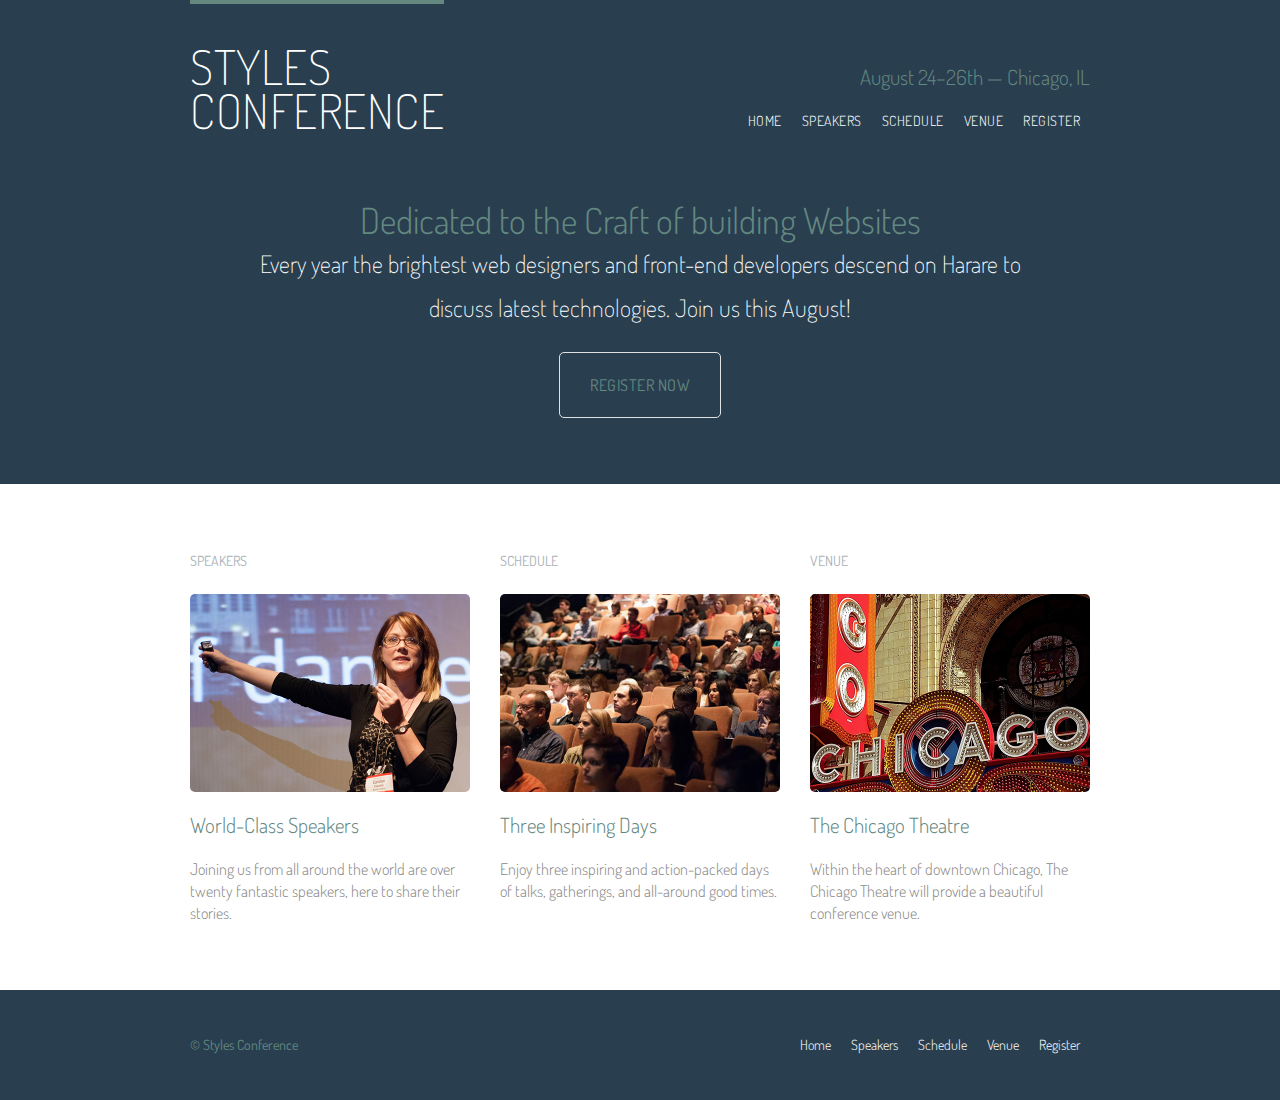
<file: index.html>
<!DOCTYPE html>
<html lang="en">
<head>
	<meta charset="UTF-8">
	<link rel="stylesheet" href="assets/stylesheets/main.css">
	<link rel="stylesheet" href="https://fonts.googleapis.com/css?family=Dosis:300,400">
	<title>Styles Conference</title>
</head>
<body>
	<header class="primary-header container group">
		<h1 class="logo">
			<a href="index.html">Styles<br>Conference</a>
		</h1>
		<h3 class="tagline">
			August 24&ndash;26th &mdash; Chicago, IL
		</h3>
		<nav class="nav primary-nav">
			<ul>
				<li><a href="index.html">Home</a></li><!--
			--><li><a href="speakers.html">Speakers</a></li><!--
			--><li><a href="schedule.html">Schedule</a></li><!--
			--><li><a href="venue.html">Venue</a></li><!--
			--><li><a href="register.html">Register</a></li>
		</ul>
		</nav>
	</header>

	<section class="hero container">
		<h2>Dedicated to the Craft of building Websites</h2>
		<p>Every year the brightest web designers and front-end developers descend on Harare to discuss latest technologies. Join us this August!</p>
		<a class="btn btn-alt" href="register.html">Register Now</a>
	</section>
	<!-- Teasers -->

    <section class="row">
    	<div class="grid">

      <!-- Speakers -->

      <section class="teaser col-1-3">
      	 <h5>Speakers</h5>
        <a href="speakers.html">
        	<img src="images/home/speakers.jpg" alt="Professional Speaker">
         
          <h3>World-Class Speakers</h3>
        </a>
        <p>Joining us from all around the world are over twenty fantastic speakers, here to share their stories.</p>
      </section><!--

      Schedule

      --><section class="teaser col-1-3">
      <h5>Schedule</h5>
        <a href="schedule.html">
          <img src="images/home/schedule.jpg" alt="Schedule">
          <h3>Three Inspiring Days</h3>
        </a>
        <p>Enjoy three inspiring and action-packed days of talks, gatherings, and all-around good times.</p>
      </section><!--

      Venue

      --><section class="col-1-3 teaser">
       <h5>Venue</h5>
        <a href="venue.html">
        	<img src="images/home/venue.jpg" alt="Venue">
          <h3>The Chicago Theatre</h3>
        </a>
        <p>Within the heart of downtown Chicago, The Chicago Theatre will provide a beautiful conference venue.</p>
      </section>
		</div>
    </section>

    <!-- Footer -->
	<footer class="primary-footer container group">
		<small>&copy; Styles Conference</small>

		<nav class="nav">
			<ul>
			<li><a href="index.html">Home</a></li><!--
			--><li><a href="speakers.html">Speakers</a></li><!--
			--><li><a href="schedule.html">Schedule</a></li><!--
			--><li><a href="venue.html">Venue</a></li><!--
			--><li><a href="register.html">Register</a>
		</nav>
	</footer>
</body>
</html>
</file>
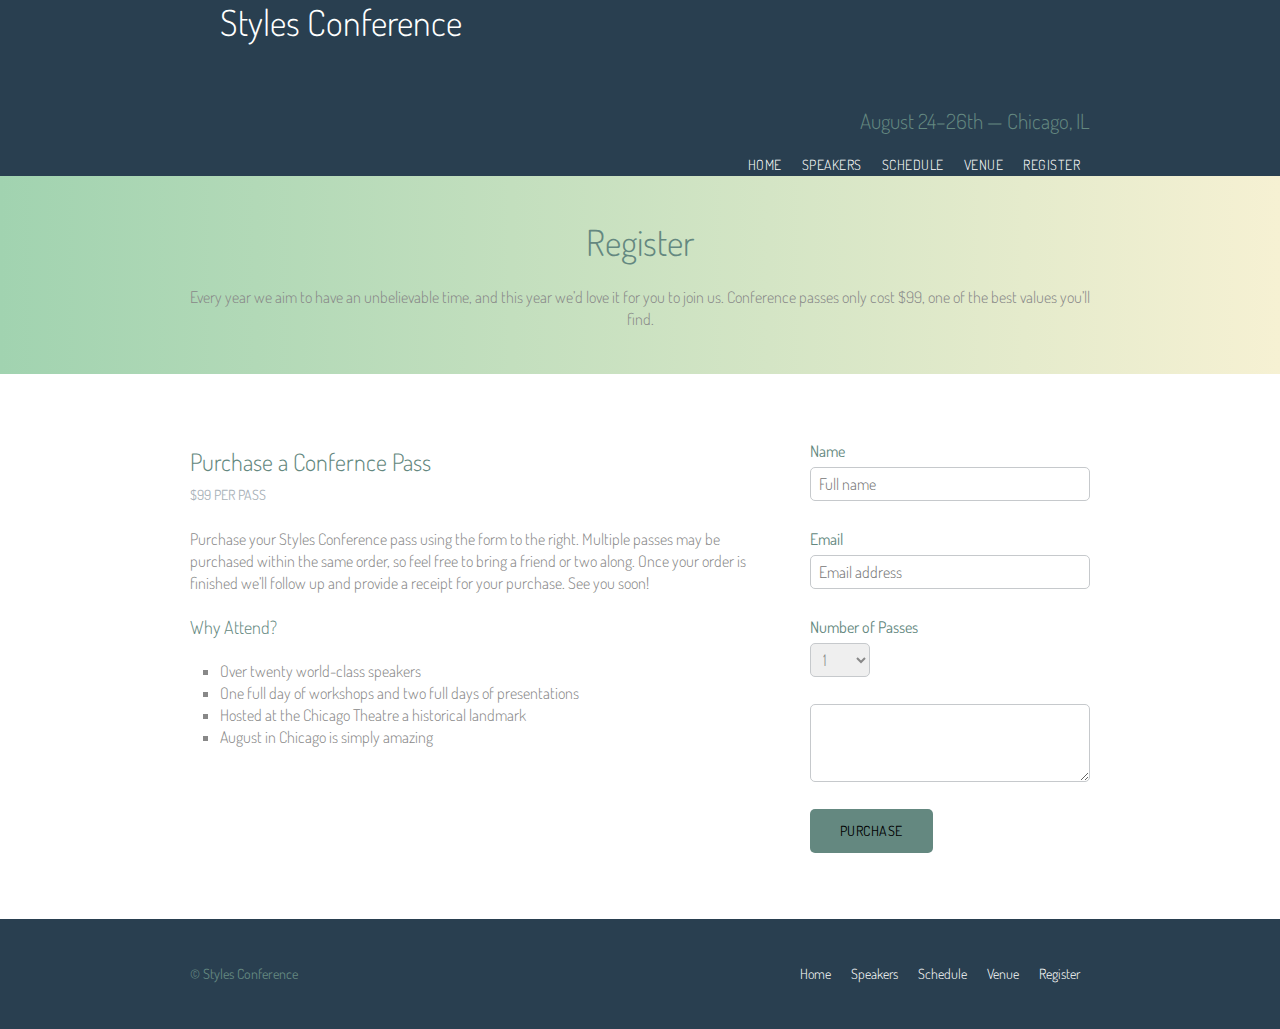
<file: register.html>
<!DOCTYPE html>
<html lang="en">
<head>
	<meta charset="UTF-8">
	<link rel="stylesheet" href="assets/stylesheets/main.css">
	<link rel="stylesheet" href="https://fonts.googleapis.com/css?family=Dosis:300,400">
	<title>Styles Conference</title>
</head>
<body>
	<header class="primary-header container group">
		<section class="container">
		 	<h1>
				<a href="index.html">Styles Conference</a>
			</h1>
		</section>
		<h3 class="tagline">
			August 24&ndash;26th &mdash; Chicago, IL
		</h3>
		
		<nav class="nav primary-nav">
			<ul>
				<li><a href="index.html">Home</a></li><!--
			--><li><a href="speakers.html">Speakers</a></li><!--
			--><li><a href="schedule.html">Schedule</a></li><!--
			--><li><a href="venue.html">Venue</a></li><!--
			--><li><a href="register.html">Register</a></li>
		</ul>
		</nav>
	</header>
		<section class="row-alt">
			<div class="lead container">
				<h1>Register</h1>
				<p>Every year we aim to have an unbelievable time, and this year we’d love it for you to join us. Conference passes only cost $99, one of the best values you’ll find.</p>
			</div>
		</section>
		<section class="row">
			<div class="grid">
				<section class="col-2-3">
					<h2>Purchase a Confernce Pass</h2>
					<h5>$99 per pass</h5>
					<p>Purchase your Styles Conference pass using the form to the right. Multiple passes may be purchased within the same order, so feel free to bring a friend or two along. Once your order is finished we&#8217;ll follow up and provide a receipt for your purchase. See you soon!</p>
										<h4>Why Attend?</h4>
										<ul class="why-attend">
																<li>Over twenty world-class speakers</li>
																<li>One full day of workshops and two full days of presentations</li>
																<li>Hosted at the Chicago Theatre a historical landmark</li>
																<li>August in Chicago is simply amazing</li>
															</ul>					
				</section><!--

				--><form class="col-1-3" action="#" method="post">
				<fieldset class="register-group">
					<label>
						Name
						<input type="text" name="name" placeholder="Full name" required>
					</label>

					<label>
						Email
						<input type="text" name="email" placeholder="Email address" required>
					</label>

					<label for="">
						Number of Passes
						<select name="quatity">
						<option value="1" selected>1</option>
						<option value="2">2</option>
						<option value="3">3</option>
						<option value="4">4</option>
						<option value="5">5</option>
					</select>
				</label>

				<label>
					<textarea name="comments"></textarea>
				</label>
				</fieldset>

				<input class="btn btn-default"type="submit" name="submit" value="Purchase">
					
				</form>
			</div>
		</section>
	
	<footer class="primary-footer container group">
		<small>&copy; Styles Conference</small>

		<nav class="nav">
			<ul>
			<li><a href="index.html">Home</a></li><!--
			--><li><a href="speakers.html">Speakers</a></li><!--
			--><li><a href="schedule.html">Schedule</a></li><!--
			--><li><a href="venue.html">Venue</a></li><!--
			--><li><a href="register.html">Register</a>
		</nav>
	</footer>
</body>
</html>
</file>
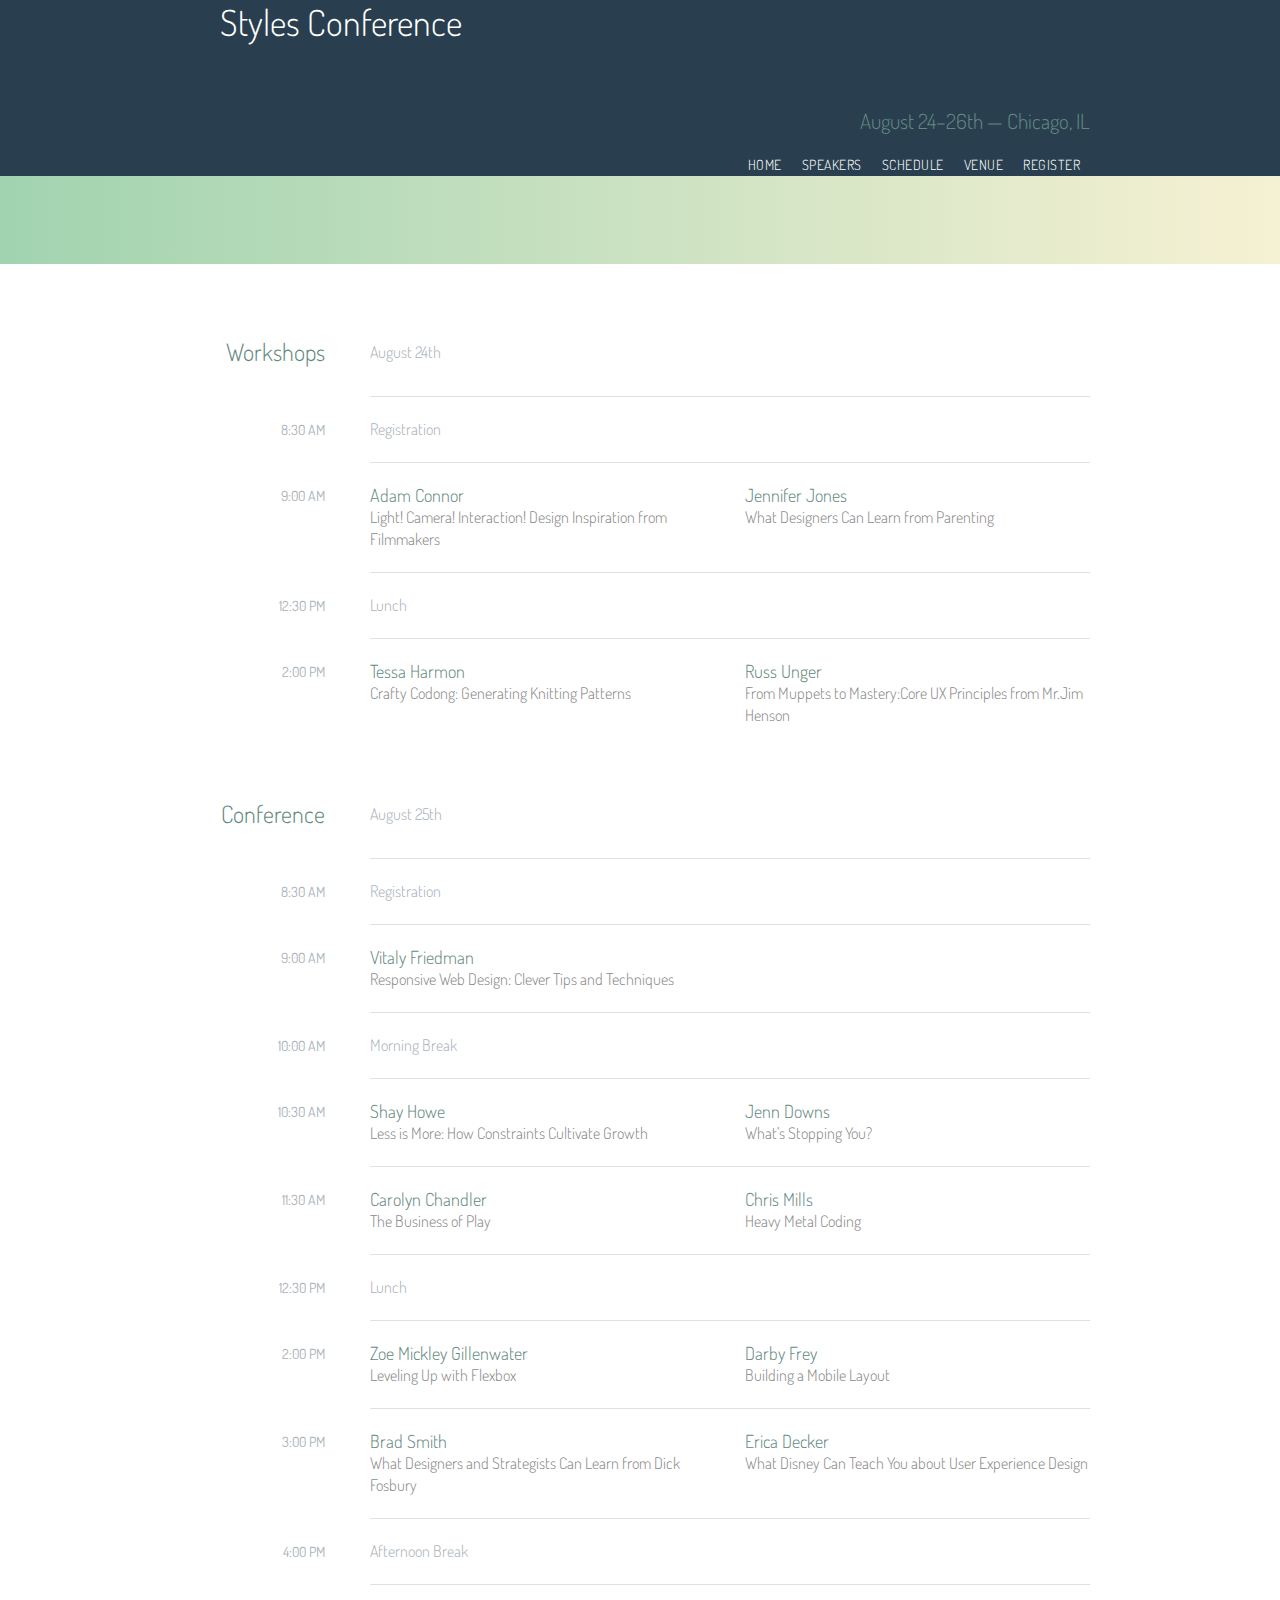
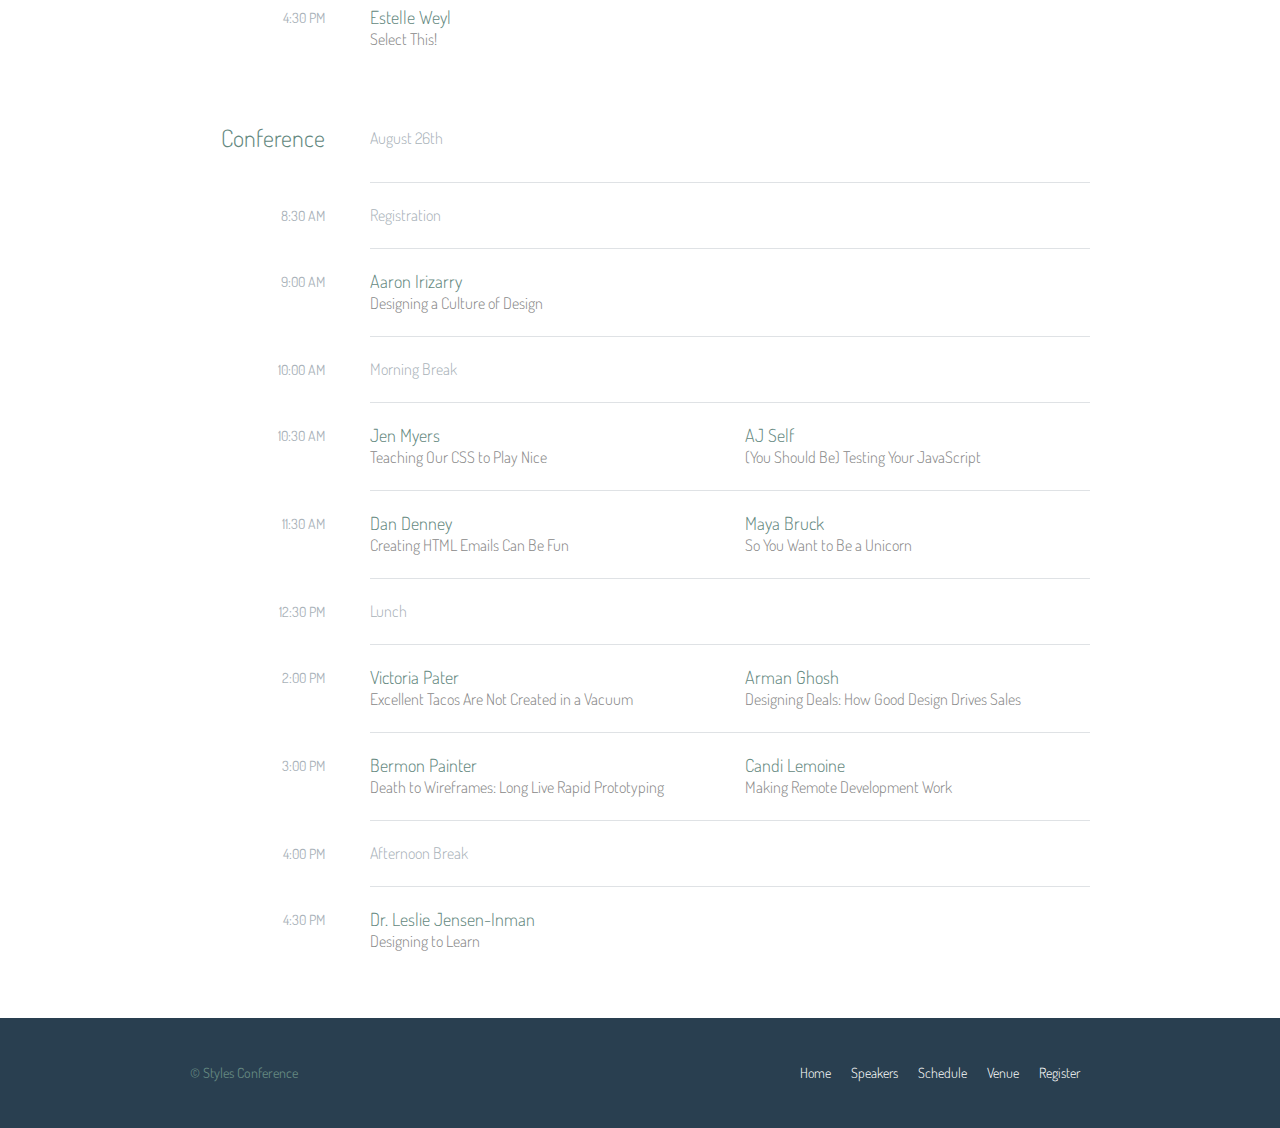
<file: schedule.html>
<!DOCTYPE html>
<html lang="en">
<head>
	<meta charset="UTF-8">
	<link rel="stylesheet" href="assets/stylesheets/main.css">
	<link rel="stylesheet" href="https://fonts.googleapis.com/css?family=Dosis:300,400">
	<title>Styles Conference</title>
</head>
<body>
	<header class="primary-header container group">
		<section class="container">
		<h1>
			<a href="index.html">Styles Conference</a>
		</h1>
	</section>
		<h3 class="tagline">
			August 24&ndash;26th &mdash; Chicago, IL
		</h3>
		
		<nav class="primary-nav nav">
			<ul>
				<li><a href="index.html">Home</a></li><!--
			--><li><a href="speakers.html">Speakers</a></li><!--
			--><li><a href="schedule.html">Schedule</a></li><!--
			--><li><a href="venue.html">Venue</a></li><!--
			--><li><a href="register.html">Register</a></li>
		</ul>
		</nav>
	</header>
	<section class="row-alt">
			<div class="container">
				<h1></h1>
			</div>
		</section>
		<section class="row">
			<div class="container">
				<table>
					<thead><tr>
						<th scope="row">
						Workshops	
						</th>
						<td colspan="2" class="schedule-offset">
							August 24th
						</td>
						</tr>
					</thead>
					<tbody>
						<tr>
							<th scope="row">
								<time datetime="08:30:00">8:30 AM</time>
							</th>
							<td class="schedule-offset" colspan="2">
							Registration
							</td>
						</tr> 
						<tr>
							<th scope="row">
								<time datetime="09:00:00">9:00 AM</time>
							</th>
							<td>
								<a href="speakers.html#adam-connor">
									<h4>Adam Connor</h4>
									Light! Camera! Interaction! Design Inspiration from Filmmakers
								</a>
							</td>
							<td><a href="speakers.html#jennifer-jones">
									<h4>Jennifer Jones</h4>
								What Designers Can Learn from Parenting</a></td>
						</tr>
						<tr>
							<th>
								<time datetime="12:30:00">12:30 PM</time>
							</th>
							<td colspan="2" class="schedule-offset">
								Lunch
							</td>
						</tr>
						<tr>
							<th scope="row">
								<time datetime="14:00">2:00 PM</time>
							</th>
							<td><a href="speakers.html#tessa-harmon">
									<h4>Tessa Harmon</h4>
									Crafty Codong: Generating Knitting Patterns
								</a>
							</td>
							<td><a href="speakers.html#russ-unger">
									<h4>Russ Unger</h4>
								From Muppets to Mastery:Core UX Principles from Mr.Jim Henson</a>
							</td>
						</tr>
					</tbody>
				</table>	
			
				<table>
          <thead>
            <tr>
              <th scope="row">
                Conference
              </th>
              <td class="schedule-offset" colspan="2">
                August 25th
              </td>
            </tr>
          </thead>
          <tbody>
            <tr>
              <th scope="row">
                <time datetime="08:30:00">8:30 AM</time>
              </th>
              <td class="schedule-offset" colspan="2">
                Registration
              </td>
            </tr>
            <tr>
              <th scope="row">
                <time datetime="09:00:00">9:00 AM</time>
              </th>
              <td colspan="2">
                <a href="speakers.html#vitaly-friedman">
                  <h4>Vitaly Friedman</h4>
                  Responsive Web Design: Clever Tips and Techniques
                </a>
              </td>
            </tr>
            <tr>
              <th scope="row">
                <time datetime="10:00:00">10:00 AM</time>
              </th>
              <td class="schedule-offset" colspan="2">
                Morning Break
              </td>
            </tr>
            <tr>
              <th scope="row">
                <time datetime="10:30:00">10:30 AM</time>
              </th>
              <td>
                <a href="speakers.html#shay-howe">
                  <h4>Shay Howe</h4>
                  Less is More: How Constraints Cultivate Growth
                </a>
              </td>
              <td>
                <a href="speakers.html#jenn-downs">
                  <h4>Jenn Downs</h4>
                  What&#8217;s Stopping You?
                </a>
              </td>
            </tr>
            <tr>
              <th scope="row">
                <time datetime="11:30:00">11:30 AM</time>
              </th>
              <td>
                <a href="speakers.html#carolyn-chandler">
                  <h4>Carolyn Chandler</h4>
                  The Business of Play
                </a>
              </td>
              <td>
                <a href="speakers.html#chris-mills">
                  <h4>Chris Mills</h4>
                  Heavy Metal Coding
                </a>
              </td>
            </tr>
            <tr>
              <th scope="row">
                <time datetime="12:30:00">12:30 PM</time>
              </th>
              <td class="schedule-offset" colspan="2">
                Lunch
              </td>
            </tr>
            <tr>
              <th scope="row">
                <time datetime="14:00">2:00 PM</time>
              </th>
              <td>
                <a href="speakers.html#zoe-mickley-gillenwater">
                  <h4>Zoe Mickley Gillenwater</h4>
                  Leveling Up with Flexbox
                </a>
              </td>
              <td>
                <a href="speakers.html#darby-frey">
                  <h4>Darby Frey</h4>
                  Building a Mobile Layout
                </a>
              </td>
            </tr>
            <tr>
              <th scope="row">
                <time datetime="15:00:00">3:00 PM</time>
              </th>
              <td>
                <a href="speakers.html#brad-smith">
                  <h4>Brad Smith</h4>
                  What Designers and Strategists Can Learn from Dick Fosbury
                </a>
              </td>
              <td>
                <a href="speakers.html#erica-decker">
                  <h4>Erica Decker</h4>
                  What Disney Can Teach You about User Experience Design
                </a>
              </td>
            </tr>
            <tr>
              <th scope="row">
                <time datetime="16:00:00">4:00 PM</time>
              </th>
              <td class="schedule-offset" colspan="2">
                Afternoon Break
              </td>
            </tr>
            <tr>
              <th scope="row">
                <time datetime="16:30:00">4:30 PM</time>
              </th>
              <td colspan="2">
                <a href="speakers.html#estelle-weyl">
                  <h4>Estelle Weyl</h4>
                  Select This!
                </a>
              </td>
            </tr>
          </tbody>
        </table>

        <!-- Conference -->

        <table>
          <thead>
            <tr>
              <th scope="row">
                Conference
              </th>
              <td class="schedule-offset" colspan="2">
                August 26th
              </td>
            </tr>
          </thead>
          <tbody>
            <tr>
              <th scope="row">
                <time datetime="08:30:00">8:30 AM</time>
              </th>
              <td class="schedule-offset" colspan="2">
                Registration
              </td>
            </tr>
            <tr>
              <th scope="row">
                <time datetime="09:00:00">9:00 AM</time>
              </th>
              <td colspan="2">
                <a href="speakers.html#aaron-irizarry">
                  <h4>Aaron Irizarry</h4>
                  Designing a Culture of Design
                </a>
              </td>
            </tr>
            <tr>
              <th scope="row">
                <time datetime="10:00:00">10:00 AM</time>
              </th>
              <td class="schedule-offset" colspan="2">
                Morning Break
              </td>
            </tr>
            <tr>
              <th scope="row">
                <time datetime="10:30:00">10:30 AM</time>
              </th>
              <td>
                <a href="speakers.html#jen-myers">
                  <h4>Jen Myers</h4>
                  Teaching Our CSS to Play Nice
                </a>
              </td>
              <td>
                <a href="speakers.html#aj-self">
                  <h4>AJ Self</h4>
                  (You Should Be) Testing Your JavaScript
                </a>
              </td>
            </tr>
            <tr>
              <th scope="row">
                <time datetime="11:30:00">11:30 AM</time>
              </th>
              <td>
                <a href="speakers.html#dan-denney">
                  <h4>Dan Denney</h4>
                  Creating HTML Emails Can Be Fun
                </a>
              </td>
              <td>
                <a href="speakers.html#maya-bruck">
                  <h4>Maya Bruck</h4>
                  So You Want to Be a Unicorn
                </a>
              </td>
            </tr>
            <tr>
              <th scope="row">
                <time datetime="12:30:00">12:30 PM</time>
              </th>
              <td class="schedule-offset" colspan="2">
                Lunch
              </td>
            </tr>
            <tr>
              <th scope="row">
                <time datetime="14:00">2:00 PM</time>
              </th>
              <td>
                <a href="speakers.html#victoria-pater">
                  <h4>Victoria Pater</h4>
                  Excellent Tacos Are Not Created in a Vacuum
                </a>
              </td>
              <td>
                <a href="speakers.html#arman-ghosh">
                  <h4>Arman Ghosh</h4>
                  Designing Deals: How Good Design Drives Sales
                </a>
              </td>
            </tr>
            <tr>
              <th scope="row">
                <time datetime="15:00:00">3:00 PM</time>
              </th>
              <td>
                <a href="speakers.html#bermon-painter">
                  <h4>Bermon Painter</h4>
                  Death to Wireframes: Long Live Rapid Prototyping
                </a>
              </td>
              <td>
                <a href="speakers.html#candi-lemoine">
                  <h4>Candi Lemoine</h4>
                  Making Remote Development Work
                </a>
              </td>
            </tr>
            <tr>
              <th scope="row">
                <time datetime="16:00:00">4:00 PM</time>
              </th>
              <td class="schedule-offset" colspan="2">
                Afternoon Break
              </td>
            </tr>
            <tr>
              <th scope="row">
                <time datetime="16:30:00">4:30 PM</time>
              </th>
              <td colspan="2">
                <a href="speakers.html#leslie-jensen-inman">
                  <h4>Dr. Leslie Jensen-Inman</h4>
                  Designing to Learn
                </a>
              </td>
            </tr>
          </tbody>
        </table>

      </div>
    </section>

	<footer class="primary-footer container group">
		<small>&copy; Styles Conference</small>

		<nav class="nav">
			<ul>
			<li><a href="index.html">Home</a></li><!--
			--><li><a href="speakers.html">Speakers</a></li><!--
			--><li><a href="schedule.html">Schedule</a></li><!--
			--><li><a href="venue.html">Venue</a></li><!--
			--><li><a href="register.html">Register</a>
		</nav>
	</footer>
</body>
</html>
</file>
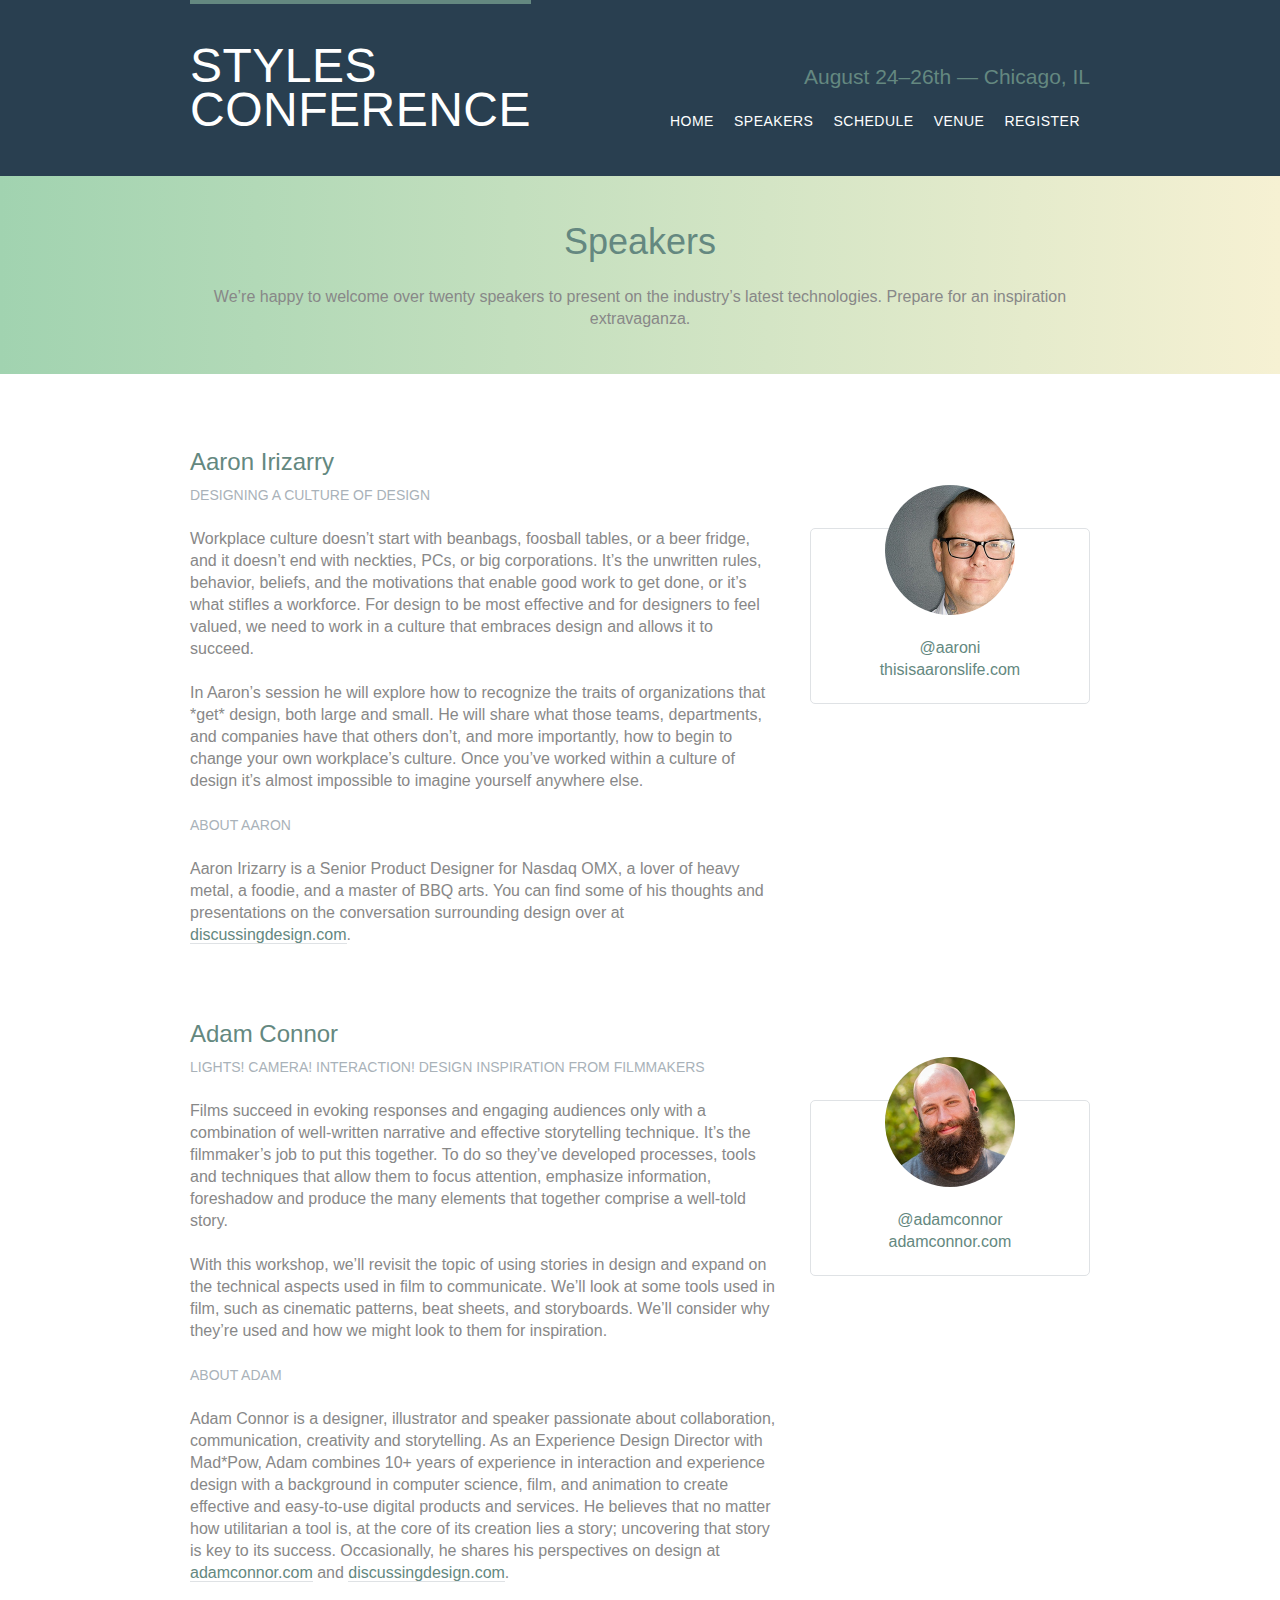
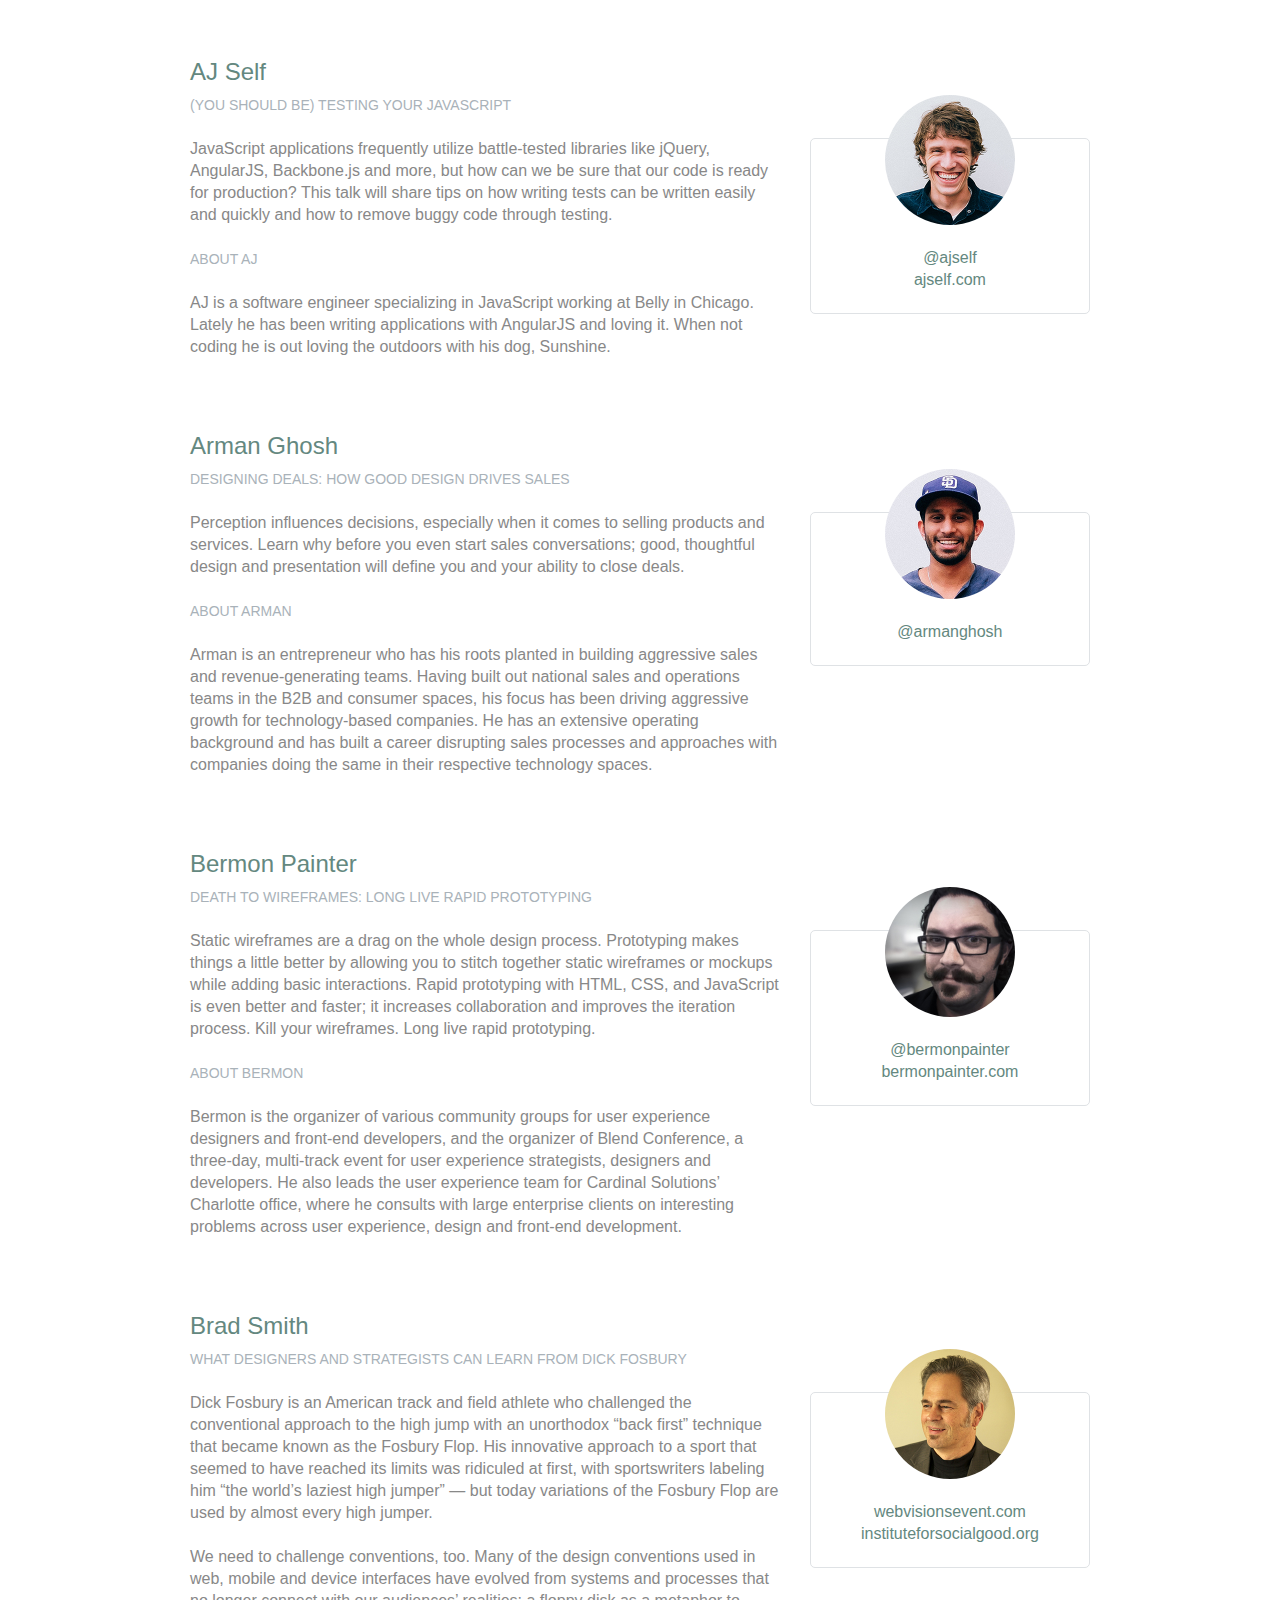
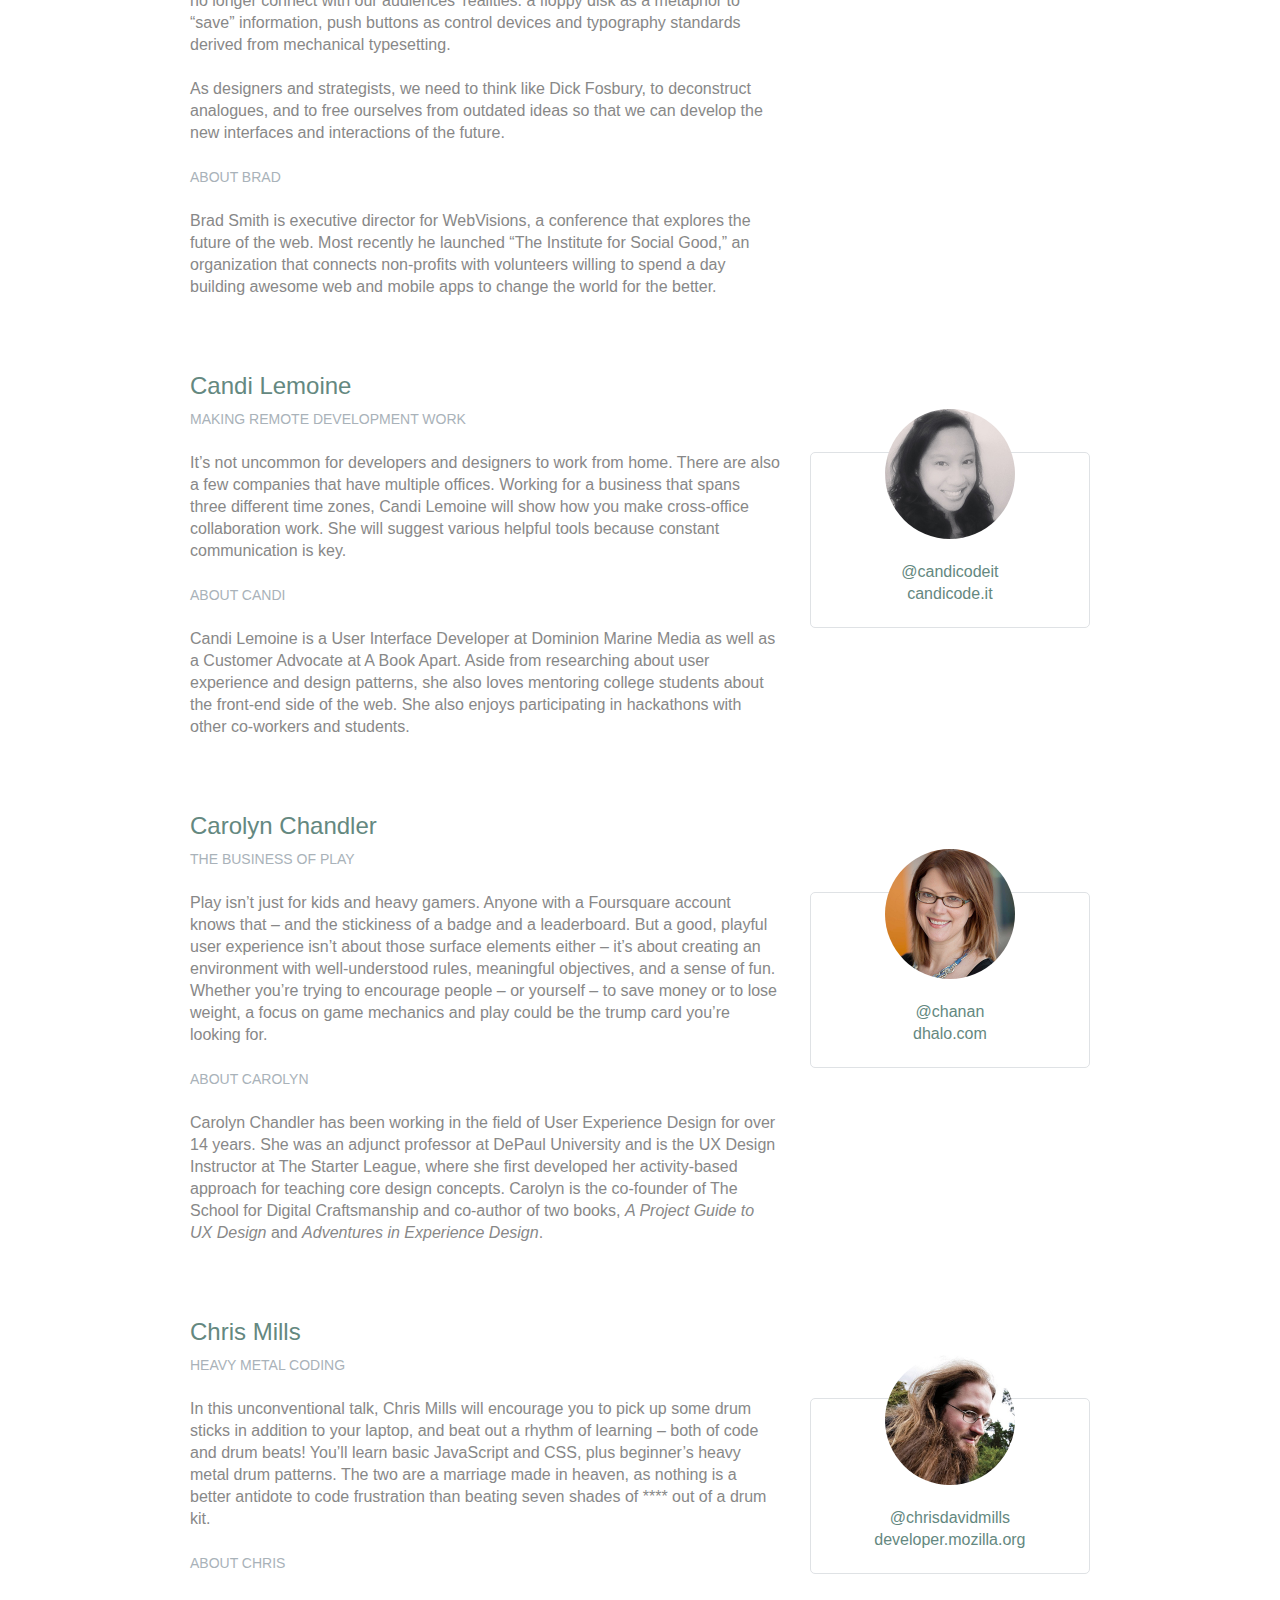
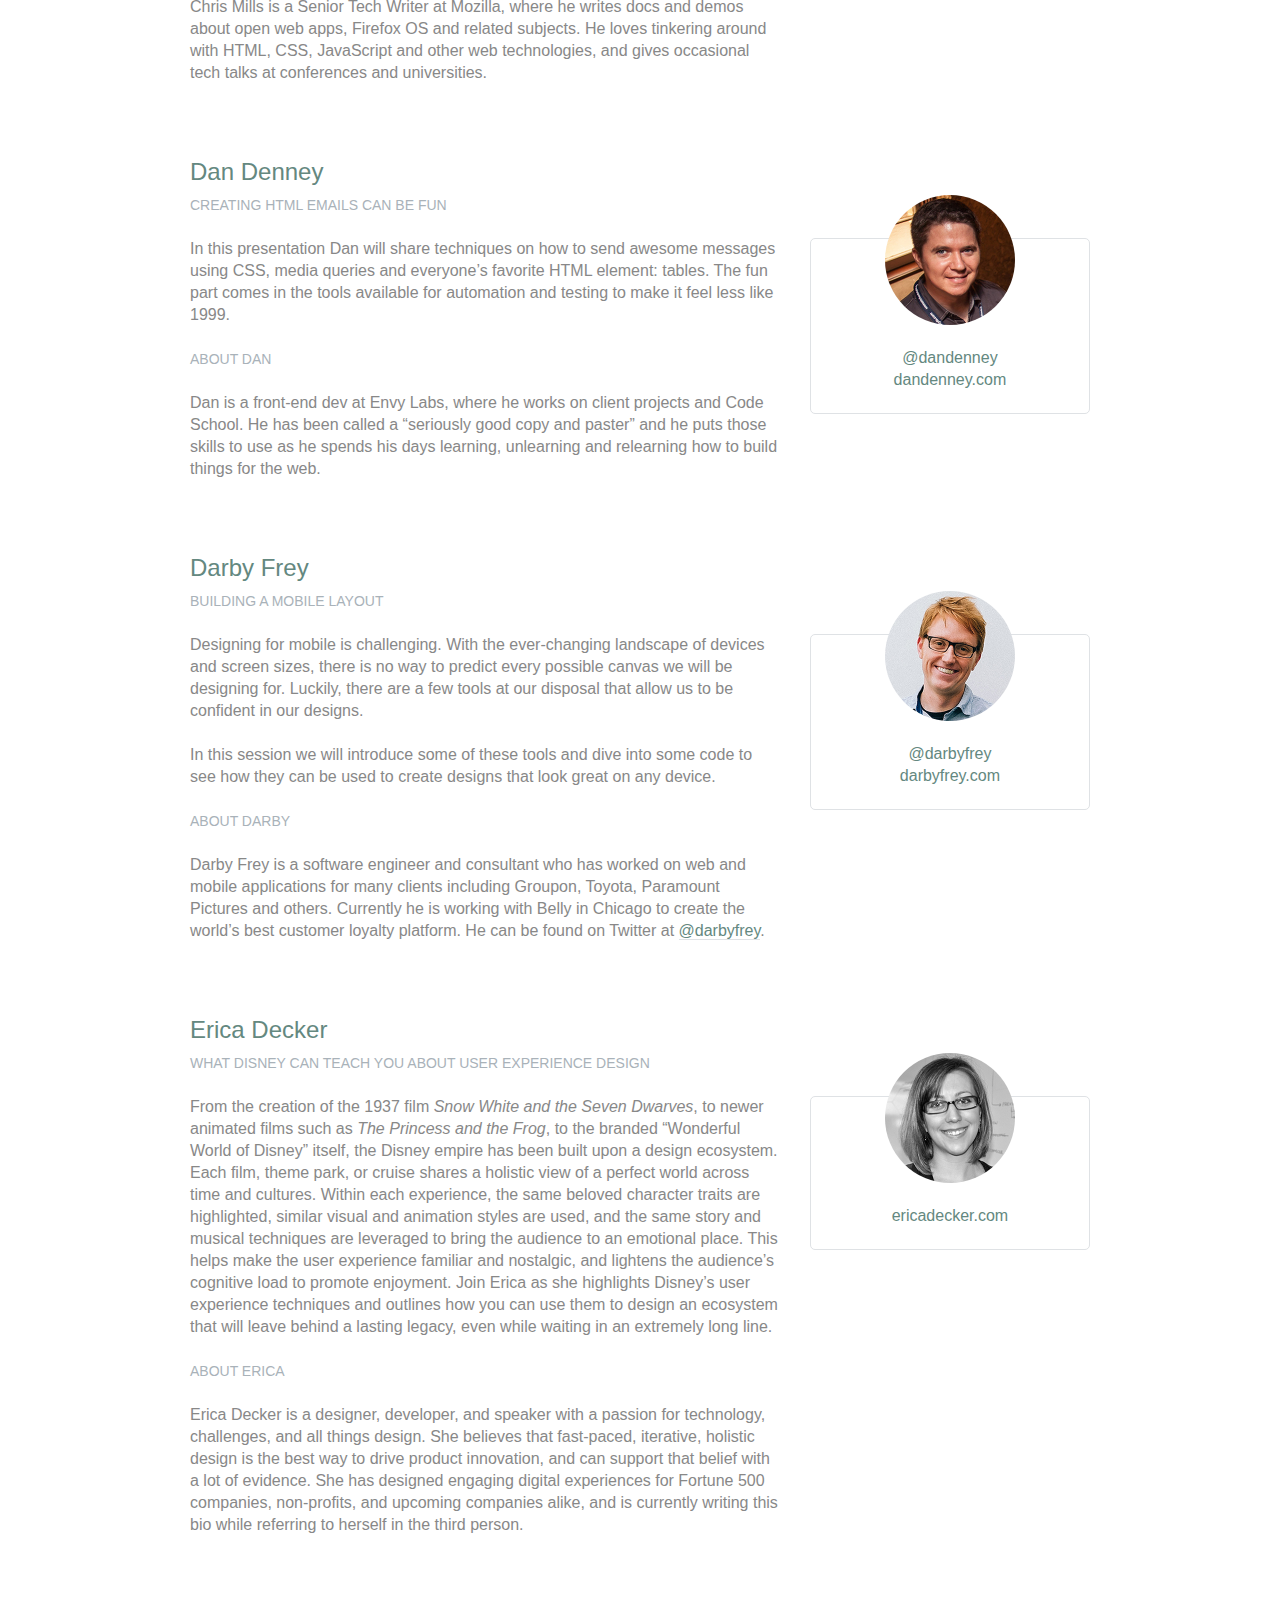
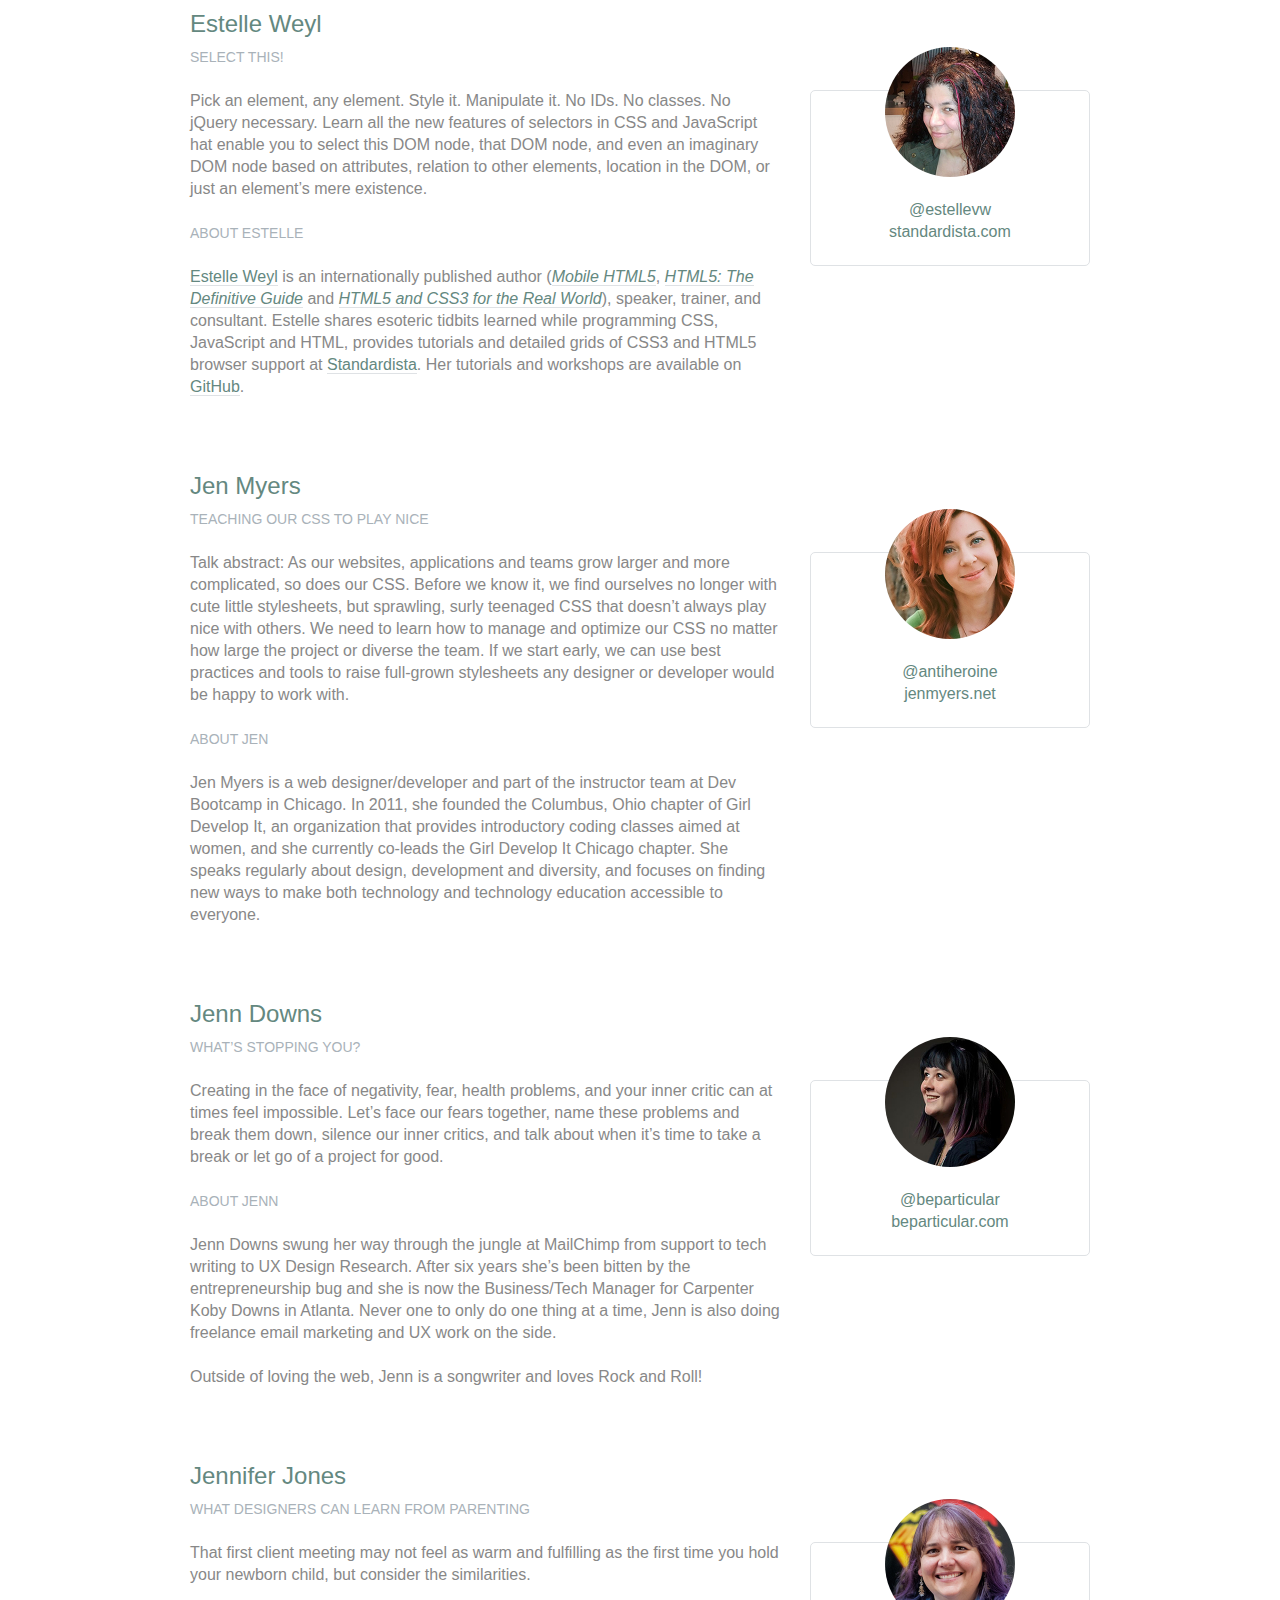
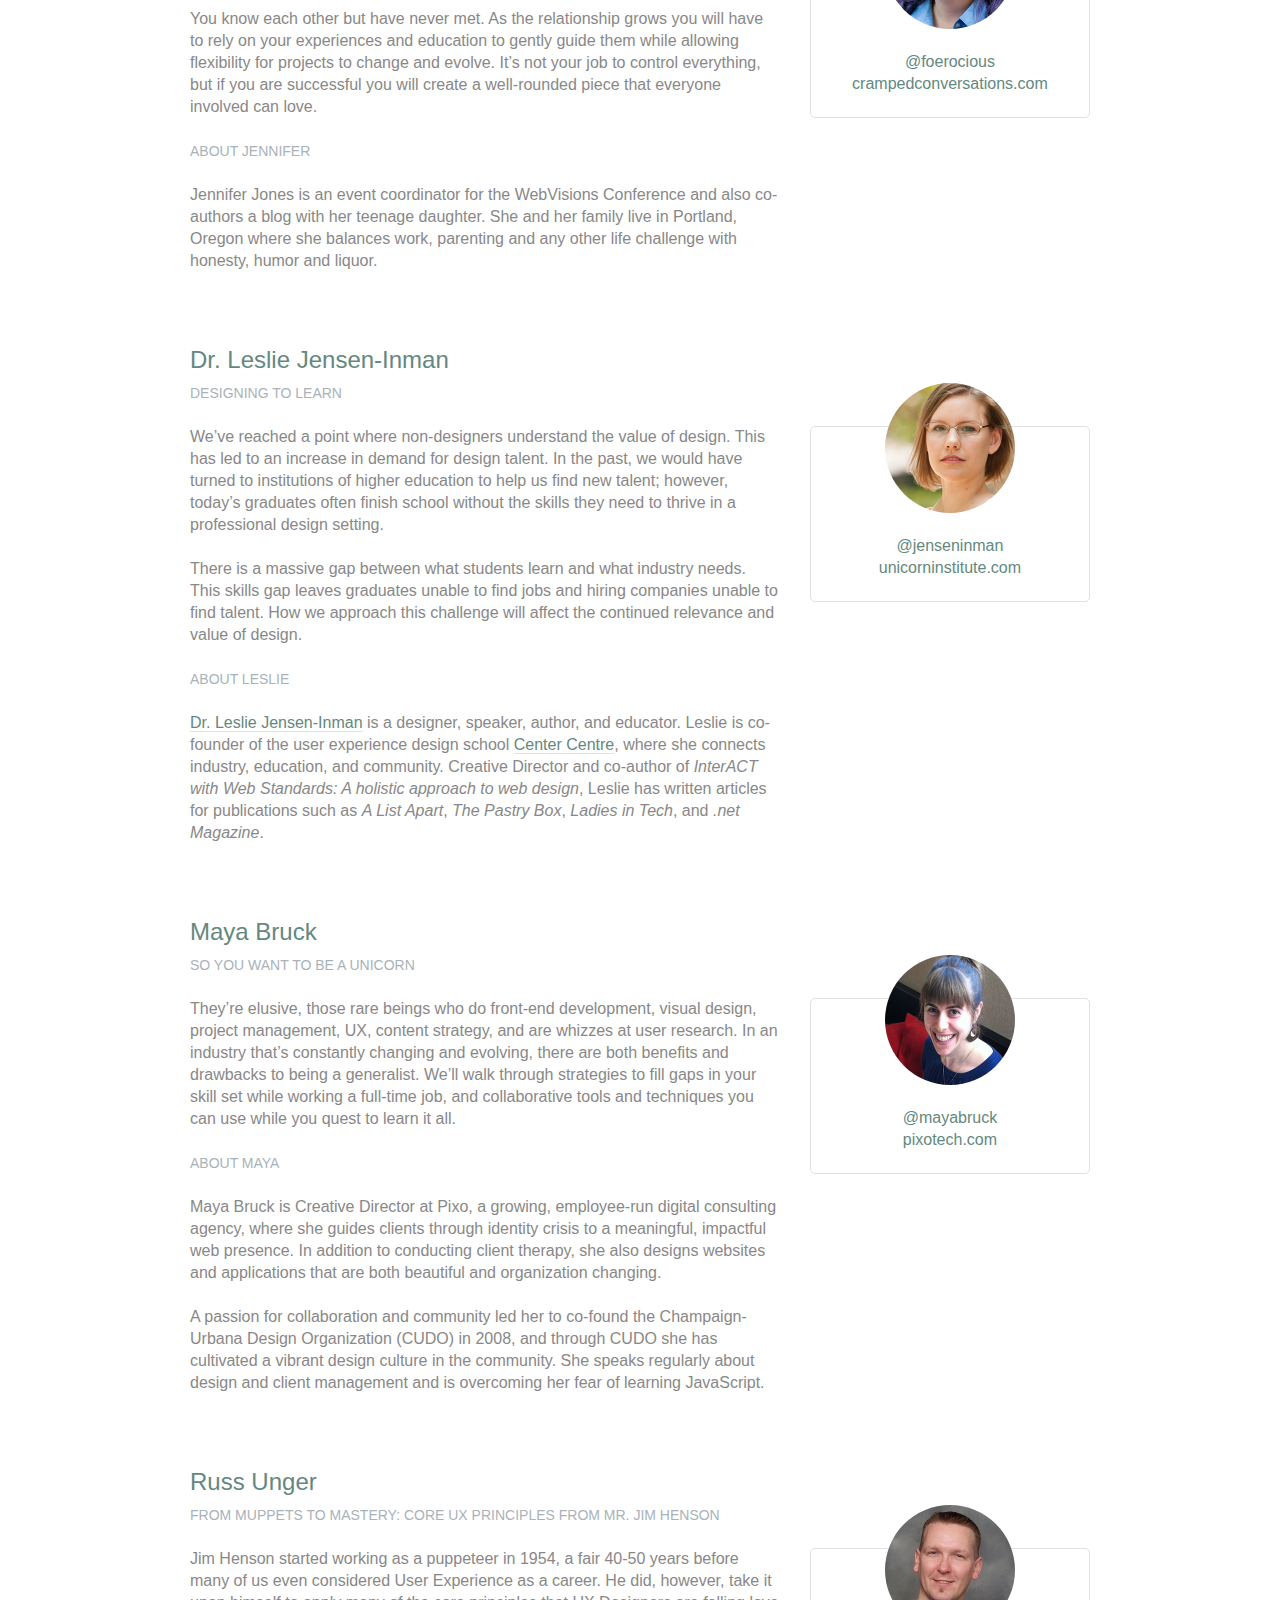
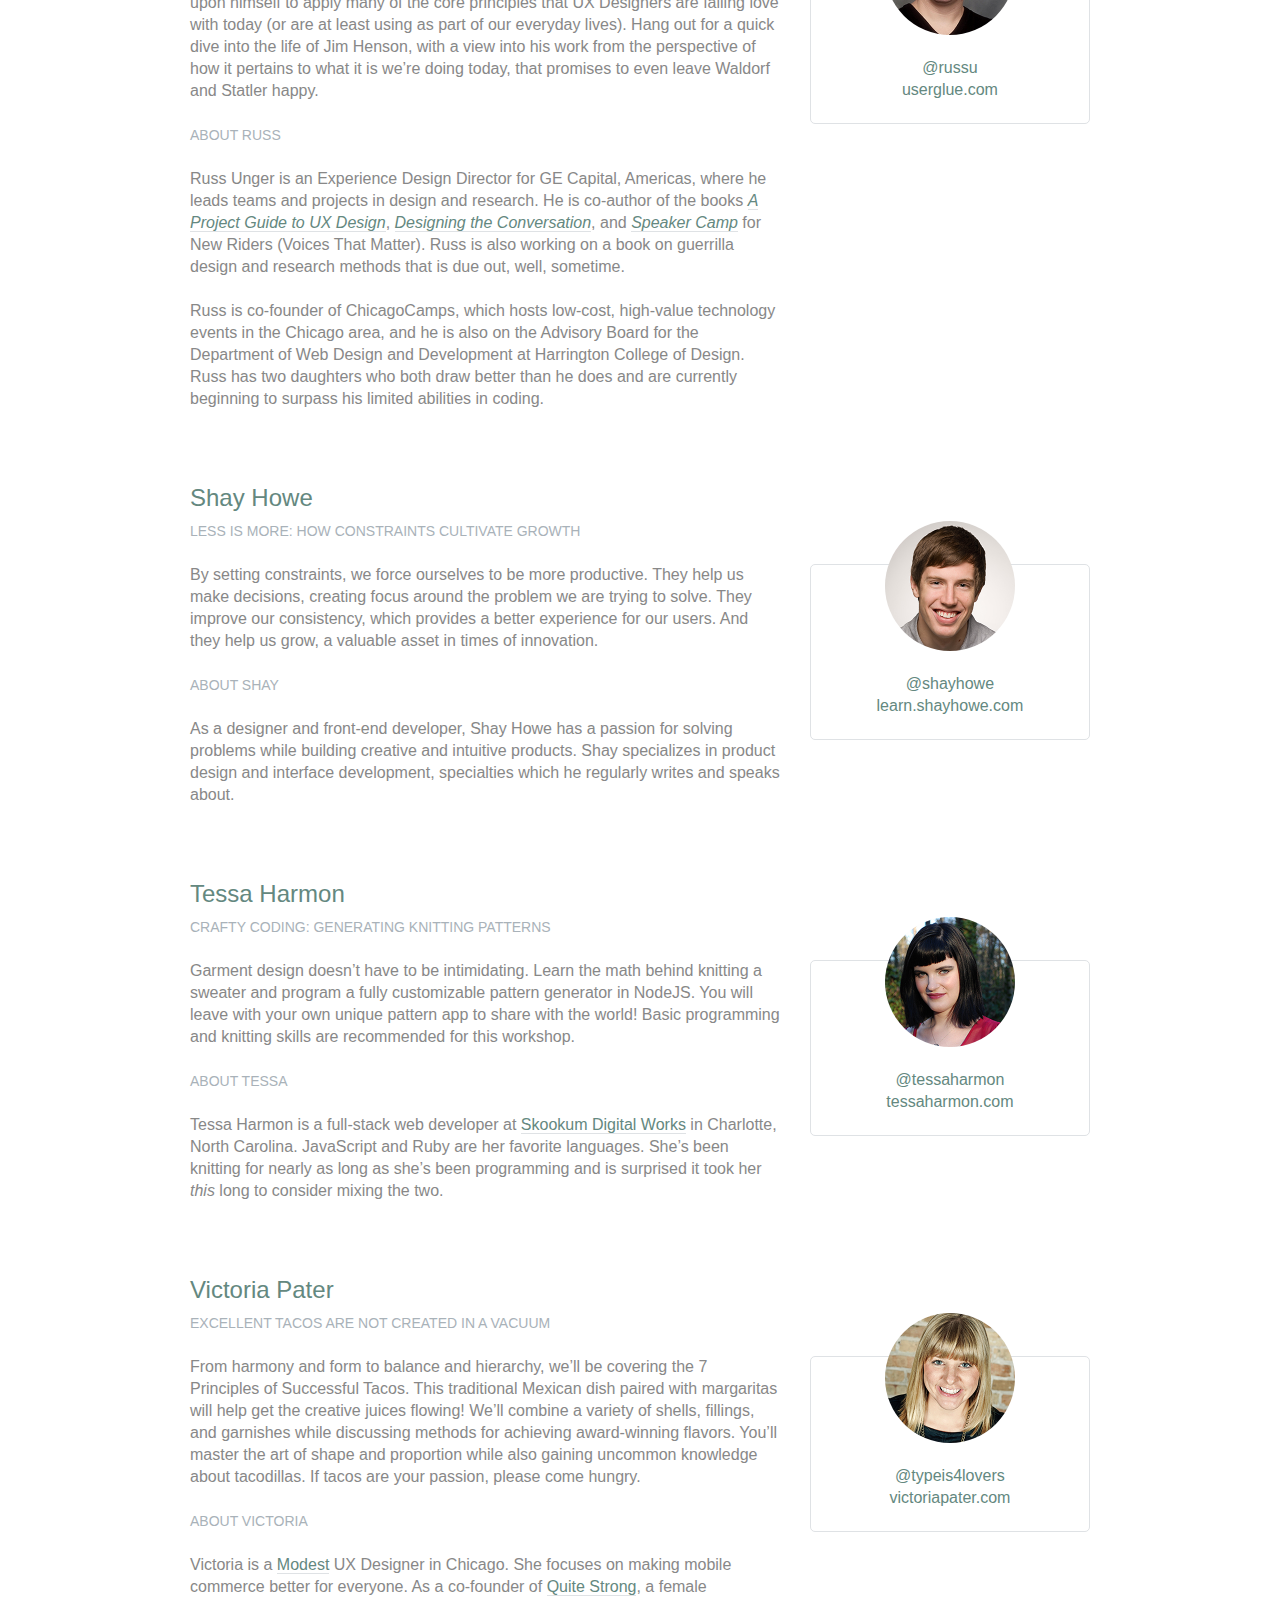
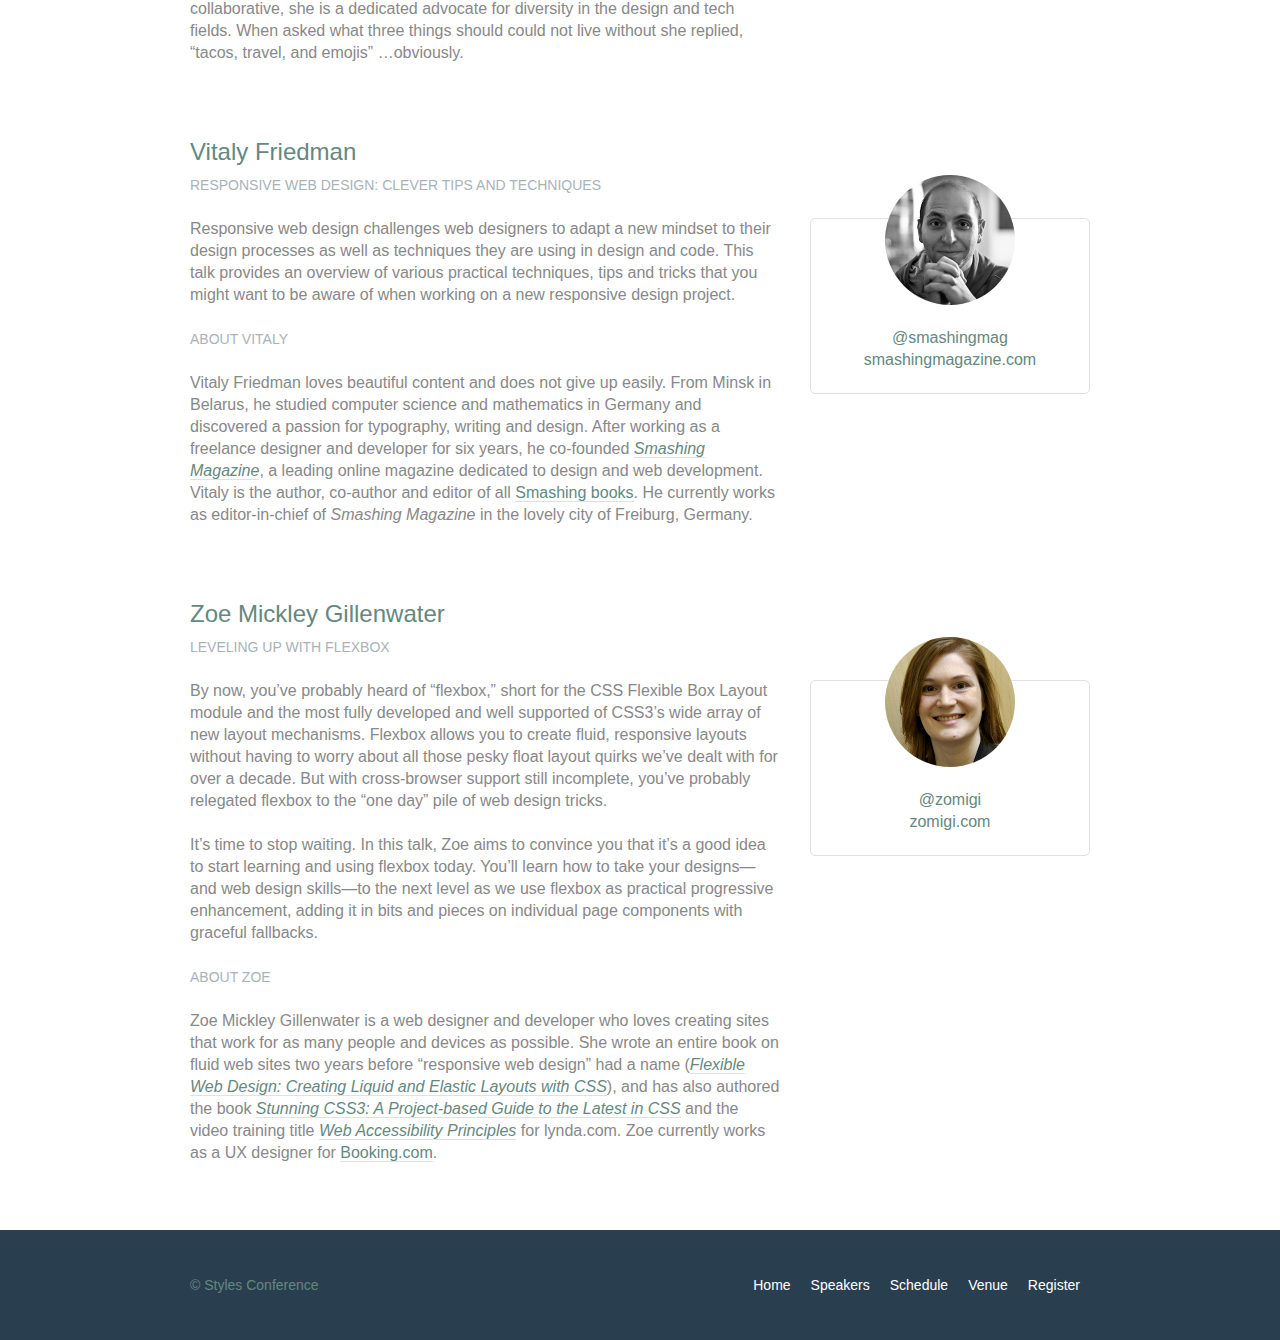
<file: speakers.html>
<!DOCTYPE html>
<html lang="en">

  <head>
    <meta charset="utf-8">
    <title>Speakers - Styles Conference</title>
    <link rel="stylesheet" href="assets/stylesheets/main.css">
    <link rel="stylesheet" href="http://fonts.googleapis.com/css?family=Lato:100,300,400">
  </head>

  <body>

    <!-- Header -->

    <header class="primary-header container group">

      <h1 class="logo">
        <a href="index.html">Styles <br> Conference</a>
      </h1>

      <h3 class="tagline">August 24&ndash;26th &mdash; Chicago, IL</h3>

      <nav class="nav primary-nav">
        <ul>
          <li><a href="index.html">Home</a></li><!--
          --><li><a href="speakers.html">Speakers</a></li><!--
          --><li><a href="schedule.html">Schedule</a></li><!--
          --><li><a href="venue.html">Venue</a></li><!--
          --><li><a href="register.html">Register</a></li>
        </ul>
      </nav>

    </header>

    <!-- Lead -->

    <section class="row-alt">
      <div class="lead container">

        <h1>Speakers</h1>

        <p>We&#8217;re happy to welcome over twenty speakers to present on the industry&#8217;s latest technologies. Prepare for an inspiration extravaganza.</p>

      </div>
    </section>

    <!-- Main content -->

    <section class="row">
      <div class="grid">

        <!-- Aaron Irizarry -->

        <section class="speaker" id="aaron-irizarry">

          <div class="col-2-3">

            <h2>Aaron Irizarry</h2>
            <h5>Designing a Culture of Design</h5>

            <p>Workplace culture doesn&#8217;t start with beanbags, foosball tables, or a beer fridge, and it doesn&#8217;t end with neckties, PCs, or big corporations. It&#8217;s the unwritten rules, behavior, beliefs, and the motivations that enable good work to get done, or it&#8217;s what stifles a workforce. For design to be most effective and for designers to feel valued, we need to work in a culture that embraces design and allows it to succeed.</p>

            <p>In Aaron&#8217;s session he will explore how to recognize the traits of organizations that *get* design, both large and small. He will share what those teams, departments, and companies have that others don&#8217;t, and more importantly, how to begin to change your own workplace&#8217;s culture. Once you&#8217;ve worked within a culture of design it&#8217;s almost impossible to imagine yourself anywhere else.</p>

            <h5>About Aaron</h5>

            <p>Aaron Irizarry is a Senior Product Designer for Nasdaq OMX, a lover of heavy metal, a foodie, and a master of BBQ arts. You can find some of his thoughts and presentations on the conversation surrounding design over at <a href="http://www.discussingdesign.com/">discussingdesign.com</a>.</p>

          </div><!--

          --><aside class="col-1-3">
            <div class="speaker-info">

              <img src="images/speakers/aaron-irizarry.jpg" alt="Aaron Irizarry">

              <ul>
                <li><a href="https://twitter.com/aaroni">@aaroni</a></li>
                <li><a href="http://www.thisisaaronslife.com/">thisisaaronslife.com</a></li>
              </ul>

            </div>
          </aside>

        </section>

        <!-- Adam Connor -->

        <section class="speaker" id="adam-connor">

          <div class="col-2-3">

            <h2>Adam Connor</h2>
            <h5>Lights! Camera! Interaction! Design Inspiration from Filmmakers</h5>

            <p>Films succeed in evoking responses and engaging audiences only with a combination of well-written narrative and effective storytelling technique. It&#8217;s the filmmaker&#8217;s job to put this together. To do so they&#8217;ve developed processes, tools and techniques that allow them to focus attention, emphasize information, foreshadow and produce the many elements that together comprise a well-told story.</p>

            <p>With this workshop, we&#8217;ll revisit the topic of using stories in design and expand on the technical aspects used in film to communicate. We&#8217;ll look at some tools used in film, such as cinematic patterns, beat sheets, and storyboards. We&#8217;ll consider why they&#8217;re used and how we might look to them for inspiration.</p>

            <h5>About Adam</h5>

            <p>Adam Connor is a designer, illustrator and speaker passionate about collaboration, communication, creativity and storytelling. As an Experience Design Director with Mad*Pow, Adam combines 10+ years of experience in interaction and experience design with a background in computer science, film, and animation to create effective and easy-to-use digital products and services. He believes that no matter how utilitarian a tool is, at the core of its creation lies a story; uncovering that story is key to its success. Occasionally, he shares his perspectives on design at <a href="http://adamconnor.com/">adamconnor.com</a> and <a href="http://www.discussingdesign.com/">discussingdesign.com</a>.</p>

          </div><!--

          --><aside class="col-1-3">
            <div class="speaker-info">

              <img src="images/speakers/adam-connor.jpg" alt="Adam Connor">

              <ul>
                <li><a href="https://twitter.com/adamconnor">@adamconnor</a></li>
                <li><a href="http://adamconnor.com/">adamconnor.com</a></li>
              </ul>

            </div>
          </aside>

        </section>

        <!-- AJ Self -->

        <section class="speaker" id="aj-self">

          <div class="col-2-3">

            <h2>AJ Self</h2>
            <h5>(You Should Be) Testing Your JavaScript</h5>

            <p>JavaScript applications frequently utilize battle-tested libraries like jQuery, AngularJS, Backbone.js and more, but how can we be sure that our code is ready for production? This talk will share tips on how writing tests can be written easily and quickly and how to remove buggy code through testing.</p>

            <h5>About AJ</h5>

            <p>AJ is a software engineer specializing in JavaScript working at Belly in Chicago. Lately he has been writing applications with AngularJS and loving it. When not coding he is out loving the outdoors with his dog, Sunshine.</p>

          </div><!--

          --><aside class="col-1-3">
            <div class="speaker-info">

              <img src="images/speakers/aj-self.jpg" alt="AJ Self">

              <ul>
                <li><a href="https://twitter.com/ajself">@ajself</a></li>
                <li><a href="http://www.ajself.com/">ajself.com</a></li>
              </ul>

            </div>
          </aside>

        </section>

        <!-- Arman Ghosh -->

        <section class="speaker" id="arman-ghosh">

          <div class="col-2-3">

            <h2>Arman Ghosh</h2>
            <h5>Designing Deals: How Good Design Drives Sales</h5>

            <p>Perception influences decisions, especially when it comes to selling products and services. Learn why before you even start sales conversations; good, thoughtful design and presentation will define you and your ability to close deals.</p>

            <h5>About Arman</h5>

            <p>Arman is an entrepreneur who has his roots planted in building aggressive sales and revenue-generating teams. Having built out national sales and operations teams in the B2B and consumer spaces, his focus has been driving aggressive growth for technology-based companies. He has an extensive operating background and has built a career disrupting sales processes and approaches with companies doing the same in their respective technology spaces.</p>

          </div><!--

          --><aside class="col-1-3">
            <div class="speaker-info">

              <img src="images/speakers/arman-ghosh.jpg" alt="Arman Ghosh">

              <ul>
                <li><a href="https://twitter.com/armanghosh">@armanghosh</a></li>
              </ul>

            </div>
          </aside>

        </section>

        <!-- Bermon Painter -->

        <section class="speaker" id="bermon-painter">

          <div class="col-2-3">

            <h2>Bermon Painter</h2>
            <h5>Death to Wireframes: Long Live Rapid Prototyping</h5>

            <p>Static wireframes are a drag on the whole design process. Prototyping makes things a little better by allowing you to stitch together static wireframes or mockups while adding basic interactions. Rapid prototyping with HTML, CSS, and JavaScript is even better and faster; it increases collaboration and improves the iteration process. Kill your wireframes. Long live rapid prototyping.</p>

            <h5>About Bermon</h5>

            <p>Bermon is the organizer of various community groups for user experience designers and front-end developers, and the organizer of Blend Conference, a three-day, multi-track event for user experience strategists, designers and developers. He also leads the user experience team for Cardinal Solutions&#8217; Charlotte office, where he consults with large enterprise clients on interesting problems across user experience, design and front-end development.</p>

          </div><!--

          --><aside class="col-1-3">
            <div class="speaker-info">

              <img src="images/speakers/bermon-painter.jpg" alt="Bermon Painter">

              <ul>
                <li><a href="https://twitter.com/bermonpainter">@bermonpainter</a></li>
                <li><a href="http://bermonpainter.com/">bermonpainter.com</a></li>
              </ul>

            </div>
          </aside>

        </section>

        <!-- Brad Smith -->

        <section class="speaker" id="brad-smith">

          <div class="col-2-3">

            <h2>Brad Smith</h2>
            <h5>What Designers and Strategists Can Learn from Dick Fosbury</h5>

            <p>Dick Fosbury is an American track and field athlete who challenged the conventional approach to the high jump with an unorthodox &#8220;back first&#8221; technique that became known as the Fosbury Flop. His innovative approach to a sport that seemed to have reached its limits was ridiculed at first, with sportswriters labeling him &#8220;the world&#8217;s laziest high jumper&#8221; &#8212; but today variations of the Fosbury Flop are used by almost every high jumper.</p>

            <p>We need to challenge conventions, too. Many of the design conventions used in web, mobile and device interfaces have evolved from systems and processes that no longer connect with our audiences&#8217; realities: a floppy disk as a metaphor to &#8220;save&#8221; information, push buttons as control devices and typography standards derived from mechanical typesetting.</p>

            <p>As designers and strategists, we need to think like Dick Fosbury, to deconstruct analogues, and to free ourselves from outdated ideas so that we can develop the new interfaces and interactions of the future.</p>

            <h5>About Brad</h5>

            <p>Brad Smith is executive director for WebVisions, a conference that explores the future of the web. Most recently he launched &#8220;The Institute for Social Good,&#8221; an organization that connects non-profits with volunteers willing to spend a day building awesome web and mobile apps to change the world for the better.</p>

          </div><!--

          --><aside class="col-1-3">
            <div class="speaker-info">

              <img src="images/speakers/brad-smith.jpg" alt="Brad Smith">

              <ul>
                <li><a href="http://www.webvisionsevent.com/">webvisionsevent.com</a></li>
                <li><a href="http://www.instituteforsocialgood.org/">instituteforsocialgood.org</a></li>
              </ul>

            </div>
          </aside>

        </section>

        <!-- Candi Lemoine -->

        <section class="speaker" id="candi-lemoine">

          <div class="col-2-3">

            <h2>Candi Lemoine</h2>
            <h5>Making Remote Development Work</h5>

            <p>It&#8217;s not uncommon for developers and designers to work from home. There are also a few companies that have multiple offices. Working for a business that spans three different time zones, Candi Lemoine will show how you make cross-office collaboration work. She will suggest various helpful tools because constant communication is key.</p>

            <h5>About Candi</h5>

            <p>Candi Lemoine is a User Interface Developer at Dominion Marine Media as well as a Customer Advocate at A Book Apart. Aside from researching about user experience and design patterns, she also loves mentoring college students about the front-end side of the web. She also enjoys participating in hackathons with other co-workers and students.</p>

          </div><!--

          --><aside class="col-1-3">
            <div class="speaker-info">

              <img src="images/speakers/candi-lemoine.jpg" alt="Candi Lemoine">

              <ul>
                <li><a href="https://twitter.com/candicodeit">@candicodeit</a></li>
                <li><a href="http://candicode.it/">candicode.it</a></li>
              </ul>

            </div>
          </aside>

        </section>

        <!-- Carolyn Chandler -->

        <section class="speaker" id="carolyn-chandler">

          <div class="col-2-3">

            <h2>Carolyn Chandler</h2>
            <h5>The Business of Play</h5>

            <p>Play isn&#8217;t just for kids and heavy gamers. Anyone with a Foursquare account knows that &#8211; and the stickiness of a badge and a leaderboard. But a good, playful user experience isn&#8217;t about those surface elements either &#8211; it&#8217;s about creating an environment with well-understood rules, meaningful objectives, and a sense of fun. Whether you&#8217;re trying to encourage people &#8211; or yourself &#8211; to save money or to lose weight, a focus on game mechanics and play could be the trump card you&#8217;re looking for.</p>

            <h5>About Carolyn</h5>

            <p>Carolyn Chandler has been working in the field of User Experience Design for over 14 years. She was an adjunct professor at DePaul University and is the UX Design Instructor at The Starter League, where she first developed her activity-based approach for teaching core design concepts. Carolyn is the co-founder of The School for Digital Craftsmanship and co-author of two books, <cite>A Project Guide to UX Design</cite> and <cite>Adventures in Experience Design</cite>.</p>

          </div><!--

          --><aside class="col-1-3">
            <div class="speaker-info">

              <img src="images/speakers/carolyn-chandler.jpg" alt="Carolyn Chandler">

              <ul>
                <li><a href="https://twitter.com/chanan">@chanan</a></li>
                <li><a href="http://www.dhalo.com/">dhalo.com</a></li>
              </ul>

            </div>
          </aside>

        </section>

        <!-- Chris Mills -->

        <section class="speaker" id="chris-mills">

          <div class="col-2-3">

            <h2>Chris Mills</h2>
            <h5>Heavy Metal Coding</h5>

            <p>In this unconventional talk, Chris Mills will encourage you to pick up some drum sticks in addition to your laptop, and beat out a rhythm of learning &#8211; both of code and drum beats! You&#8217;ll learn basic JavaScript and CSS, plus beginner&#8217;s heavy metal drum patterns. The two are a marriage made in heaven, as nothing is a better antidote to code frustration than beating seven shades of **** out of a drum kit.</p>

            <h5>About Chris</h5>

            <p>Chris Mills is a Senior Tech Writer at Mozilla, where he writes docs and demos about open web apps, Firefox OS and related subjects. He loves tinkering around with HTML, CSS, JavaScript and other web technologies, and gives occasional tech talks at conferences and universities.</p>

          </div><!--

          --><aside class="col-1-3">
            <div class="speaker-info">

              <img src="images/speakers/chris-mills.jpg" alt="Chris Mills">

              <ul>
                <li><a href="https://twitter.com/chrisdavidmills">@chrisdavidmills</a></li>
                <li><a href="https://developer.mozilla.org/">developer.mozilla.org</a></li>
              </ul>

            </div>
          </aside>

        </section>

        <!-- Dan Denney -->

        <section class="speaker" id="dan-denney">

          <div class="col-2-3">

            <h2>Dan Denney</h2>
            <h5>Creating HTML Emails Can Be Fun</h5>

            <p>In this presentation Dan will share techniques on how to send awesome messages using CSS, media queries and everyone&#8217;s favorite HTML element: tables. The fun part comes in the tools available for automation and testing to make it feel less like 1999.</p>

            <h5>About Dan</h5>

            <p>Dan is a front-end dev at Envy Labs, where he works on client projects and Code School. He has been called a &#8220;seriously good copy and paster&#8221; and he puts those skills to use as he spends his days learning, unlearning and relearning how to build things for the web.</p>

          </div><!--

          --><aside class="col-1-3">
            <div class="speaker-info">

              <img src="images/speakers/dan-denney.jpg" alt="Dan Denney">

              <ul>
                <li><a href="https://twitter.com/dandenney">@dandenney</a></li>
                <li><a href="http://dandenney.com/">dandenney.com</a></li>
              </ul>

            </div>
          </aside>

        </section>

        <!-- Darby Frey -->

        <section class="speaker" id="darby-frey">

          <div class="col-2-3">

            <h2>Darby Frey</h2>
            <h5>Building a Mobile Layout</h5>

            <p>Designing for mobile is challenging. With the ever-changing landscape of devices and screen sizes, there is no way to predict every possible canvas we will be designing for. Luckily, there are a few tools at our disposal that allow us to be confident in our designs.</p>

            <p>In this session we will introduce some of these tools and dive into some code to see how they can be used to create designs that look great on any device.</p>

            <h5>About Darby</h5>

            <p>Darby Frey is a software engineer and consultant who has worked on web and mobile applications for many clients including Groupon, Toyota, Paramount Pictures and others. Currently he is working with Belly in Chicago to create the world&#8217;s best customer loyalty platform. He can be found on Twitter at <a href="https://twitter.com/darbyfrey">@darbyfrey</a>.</p>

          </div><!--

          --><aside class="col-1-3">
            <div class="speaker-info">

              <img src="images/speakers/darby-frey.jpg" alt="Darby Frey">

              <ul>
                <li><a href="https://twitter.com/darbyfrey">@darbyfrey</a></li>
                <li><a href="http://darbyfrey.com/">darbyfrey.com</a></li>
              </ul>

            </div>
          </aside>

        </section>

        <!-- Erica Decker -->

        <section class="speaker" id="erica-decker">

          <div class="col-2-3">

            <h2>Erica Decker</h2>
            <h5>What Disney Can Teach You about User Experience Design</h5>

            <p>From the creation of the 1937 film <cite>Snow White and the Seven Dwarves</cite>, to newer animated films such as <cite>The Princess and the Frog</cite>, to the branded &#8220;Wonderful World of Disney&#8221; itself, the Disney empire has been built upon a design ecosystem. Each film, theme park, or cruise shares a holistic view of a perfect world across time and cultures. Within each experience, the same beloved character traits are highlighted, similar visual and animation styles are used, and the same story and musical techniques are leveraged to bring the audience to an emotional place. This helps make the user experience familiar and nostalgic, and lightens the audience&#8217;s cognitive load to promote enjoyment. Join Erica as she highlights Disney&#8217;s user experience techniques and outlines how you can use them to design an ecosystem that will leave behind a lasting legacy, even while waiting in an extremely long line.</p>

            <h5>About Erica</h5>

            <p>Erica Decker is a designer, developer, and speaker with a passion for technology, challenges, and all things design. She believes that fast-paced, iterative, holistic design is the best way to drive product innovation, and can support that belief with a lot of evidence. She has designed engaging digital experiences for Fortune 500 companies, non-profits, and upcoming companies alike, and is currently writing this bio while referring to herself in the third person.</p>

          </div><!--

          --><aside class="col-1-3">
            <div class="speaker-info">

              <img src="images/speakers/erica-decker.jpg" alt="Erica Decker">

              <ul>
                <li><a href="http://ericadecker.com/">ericadecker.com</a></li>
              </ul>

            </div>
          </aside>

        </section>

        <!-- Estelle Weyl -->

        <section class="speaker" id="estelle-weyl">

          <div class="col-2-3">

            <h2>Estelle Weyl</h2>
            <h5>Select This!</h5>

            <p>Pick an element, any element. Style it. Manipulate it. No IDs. No classes. No jQuery necessary. Learn all the new features of selectors in CSS and JavaScript hat enable you to select this DOM node, that DOM node, and even an imaginary DOM node based on attributes, relation to other elements, location in the DOM, or just an element&#8217;s mere existence.</p>

            <h5>About Estelle</h5>

            <p><a href="https://twitter.com/estellevw">Estelle Weyl</a> is an internationally published author (<cite><a href="http://shop.oreilly.com/product/0636920021711.do">Mobile HTML5</a></cite>, <cite><a href="http://shop.oreilly.com/product/0636920018063.do">HTML5: The Definitive Guide</a></cite> and <cite><a href="http://shop.oreilly.com/product/9780980846904.do">HTML5 and CSS3 for the Real World</a></cite>), speaker, trainer, and consultant. Estelle shares esoteric tidbits learned while programming CSS, JavaScript and HTML, provides tutorials and detailed grids of CSS3 and HTML5 browser support at <a href="http://www.standardista.com/">Standardista</a>. Her tutorials and workshops are available on <a href="http://estelle.github.io/">GitHub</a>.</p>

          </div><!--

          --><aside class="col-1-3">
            <div class="speaker-info">

              <img src="images/speakers/estelle-weyl.jpg" alt="Estelle Weyl">

              <ul>
                <li><a href="https://twitter.com/estellevw">@estellevw</a></li>
                <li><a href="http://standardista.com/">standardista.com</a></li>
              </ul>

            </div>
          </aside>

        </section>

        <!-- Jen Myers -->

        <section class="speaker" id="jen-myers">

          <div class="col-2-3">

            <h2>Jen Myers</h2>
            <h5>Teaching Our CSS to Play Nice</h5>

            <p>Talk abstract: As our websites, applications and teams grow larger and more complicated, so does our CSS. Before we know it, we find ourselves no longer with cute little stylesheets, but sprawling, surly teenaged CSS that doesn&#8217;t always play nice with others. We need to learn how to manage and optimize our CSS no matter how large the project or diverse the team. If we start early, we can use best practices and tools to raise full-grown stylesheets any designer or developer would be happy to work with.</p>

            <h5>About Jen</h5>

            <p>Jen Myers is a web designer/developer and part of the instructor team at Dev Bootcamp in Chicago. In 2011, she founded the Columbus, Ohio chapter of Girl Develop It, an organization that provides introductory coding classes aimed at women, and she currently co-leads the Girl Develop It Chicago chapter. She speaks regularly about design, development and diversity, and focuses on finding new ways to make both technology and technology education accessible to everyone.</p>

          </div><!--

          --><aside class="col-1-3">
            <div class="speaker-info">

              <img src="images/speakers/jen-myers.jpg" alt="Jen Myers">

              <ul>
                <li><a href="https://twitter.com/antiheroine">@antiheroine</a></li>
                <li><a href="http://jenmyers.net/">jenmyers.net</a></li>
              </ul>

            </div>
          </aside>

        </section>

        <!-- Jenn Downs -->

        <section class="speaker" id="jenn-downs">

          <div class="col-2-3">

            <h2>Jenn Downs</h2>
            <h5>What&#8217;s Stopping You?</h5>

            <p>Creating in the face of negativity, fear, health problems, and your inner critic can at times feel impossible. Let&#8217;s face our fears together, name these problems and break them down, silence our inner critics, and talk about when it&#8217;s time to take a break or let go of a project for good.</p>

            <h5>About Jenn</h5>

            <p>Jenn Downs swung her way through the jungle at MailChimp from support to tech writing to UX Design Research. After six years she&#8217;s been bitten by the entrepreneurship bug and she is now the Business/Tech Manager for Carpenter Koby Downs in Atlanta. Never one to only do one thing at a time, Jenn is also doing freelance email marketing and UX work on the side.</p>

            <p>Outside of loving the web, Jenn is a songwriter and loves Rock and Roll!</p>

          </div><!--

          --><aside class="col-1-3">
            <div class="speaker-info">

              <img src="images/speakers/jenn-downs.jpg" alt="Jenn Downs">

              <ul>
                <li><a href="https://twitter.com/beparticular">@beparticular</a></li>
                <li><a href="http://beparticular.com/">beparticular.com</a></li>
              </ul>

            </div>
          </aside>

        </section>

        <!-- Jennifer Jones -->

        <section class="speaker" id="jennifer-jones">

          <div class="col-2-3">

            <h2>Jennifer Jones</h2>
            <h5>What Designers Can Learn from Parenting</h5>

            <p>That first client meeting may not feel as warm and fulfilling as the first time you hold your newborn child, but consider the similarities.</p>

            <p>You know each other but have never met. As the relationship grows you will have to rely on your experiences and education to gently guide them while allowing flexibility for projects to change and evolve. It&#8217;s not your job to control everything, but if you are successful you will create a well-rounded piece that everyone involved can love.</p>

            <h5>About Jennifer</h5>

            <p>Jennifer Jones is an event coordinator for the WebVisions Conference and also co-authors a blog with her teenage daughter. She and her family live in Portland, Oregon where she balances work, parenting and any other life challenge with honesty, humor and liquor.</p>

          </div><!--

          --><aside class="col-1-3">
            <div class="speaker-info">

              <img src="images/speakers/jennifer-jones.jpg" alt="Jennifer Jones">

              <ul>
                <li><a href="https://twitter.com/Foerocious">@foerocious</a></li>
                <li><a href="http://crampedconversations.com/">crampedconversations.com</a></li>
              </ul>

            </div>
          </aside>

        </section>

        <!-- Leslie Jensen-Inman -->

        <section class="speaker" id="leslie-jensen-inman">

          <div class="col-2-3">

            <h2>Dr. Leslie Jensen-Inman</h2>
            <h5>Designing to Learn</h5>

            <p>We&#8217;ve reached a point where non-designers understand the value of design. This has led to an increase in demand for design talent. In the past, we would have turned to institutions of higher education to help us find new talent; however, today&#8217;s graduates often finish school without the skills they need to thrive in a professional design setting.</p>

            <p>There is a massive gap between what students learn and what industry needs. This skills gap leaves graduates unable to find jobs and hiring companies unable to find talent. How we approach this challenge will affect the continued relevance and value of design.</p>

            <h5>About Leslie</h5>

            <p><a href="http://www.jenseninman.com">Dr. Leslie Jensen-Inman</a> is a designer, speaker, author, and educator. Leslie is co-founder of the user experience design school <a href="http://www.centercentre.com">Center Centre</a>, where she connects industry, education, and community. Creative Director and co-author of <cite>InterACT with Web Standards: A holistic approach to web design</cite>, Leslie has written articles for publications such as <cite>A List Apart</cite>, <cite>The Pastry Box</cite>, <cite>Ladies in Tech</cite>, and <cite>.net Magazine</cite>.</p>

          </div><!--

          --><aside class="col-1-3">
            <div class="speaker-info">

              <img src="images/speakers/leslie-jensen-inman.jpg" alt="Leslie Jensen-Inman">

              <ul>
                <li><a href="https://twitter.com/jenseninman">@jenseninman</a></li>
                <li><a href="http://unicorninstitute.com/">unicorninstitute.com</a></li>
              </ul>

            </div>
          </aside>

        </section>

        <!-- Maya Bruck -->

        <section class="speaker" id="maya-bruck">

          <div class="col-2-3">

            <h2>Maya Bruck</h2>
            <h5>So You Want to Be a Unicorn</h5>

            <p>They&#8217;re elusive, those rare beings who do front-end development, visual design, project management, UX, content strategy, and are whizzes at user research. In an industry that&#8217;s constantly changing and evolving, there are both benefits and drawbacks to being a generalist. We&#8217;ll walk through strategies to fill gaps in your skill set while working a full-time job, and collaborative tools and techniques you can use while you quest to learn it all.</p>

            <h5>About Maya</h5>

            <p>Maya Bruck is Creative Director at Pixo, a growing, employee-run digital consulting agency, where she guides clients through identity crisis to a meaningful, impactful web presence. In addition to conducting client therapy, she also designs websites and applications that are both beautiful and organization changing.</p>

            <p>A passion for collaboration and community led her to co-found the Champaign-Urbana Design Organization (CUDO) in 2008, and through CUDO she has cultivated a vibrant design culture in the community. She speaks regularly about design and client management and is overcoming her fear of learning JavaScript.</p>

          </div><!--

          --><aside class="col-1-3">
            <div class="speaker-info">

              <img src="images/speakers/maya-bruck.jpg" alt="Maya Bruck">

              <ul>
                <li><a href="https://twitter.com/mayabruck">@mayabruck</a></li>
                <li><a href="http://pixotech.com/">pixotech.com</a></li>
              </ul>

            </div>
          </aside>

        </section>

        <!-- Russ Unger -->

        <section class="speaker" id="russ-unger">

          <div class="col-2-3">

            <h2>Russ Unger</h2>
            <h5>From Muppets to Mastery: Core UX Principles from Mr. Jim Henson</h5>

            <p>Jim Henson started working as a puppeteer in 1954, a fair 40-50 years before many of us even considered User Experience as a career. He did, however, take it upon himself to apply many of the core principles that UX Designers are falling love with today (or are at least using as part of our everyday lives). Hang out for a quick dive into the life of Jim Henson, with a view into his work from the perspective of how it pertains to what it is we&#8217;re doing today, that promises to even leave Waldorf and Statler happy.</p>

            <h5>About Russ</h5>

            <p>Russ Unger is an Experience Design Director for GE Capital, Americas, where he leads teams and projects in design and research. He is co-author of the books <cite><a href="http://projectuxd.com/">A Project Guide to UX Design</a></cite>, <cite><a href="http://www.designingtheconversation.com/">Designing the Conversation</a></cite>, and <cite><a href="http://speakercampbook.com/">Speaker Camp</a></cite> for New Riders (Voices That Matter). Russ is also working on a book on guerrilla design and research methods that is due out, well, sometime.</p>

            <p>Russ is co-founder of ChicagoCamps, which hosts low-cost, high-value technology events in the Chicago area, and he is also on the Advisory Board for the Department of Web Design and Development at Harrington College of Design. Russ has two daughters who both draw better than he does and are currently beginning to surpass his limited abilities in coding.</p>

          </div><!--

          --><aside class="col-1-3">
            <div class="speaker-info">

              <img src="images/speakers/russ-unger.jpg" alt="Russ Unger">

              <ul>
                <li><a href="https://twitter.com/russu">@russu</a></li>
                <li><a href="http://www.userglue.com/">userglue.com</a></li>
              </ul>

            </div>
          </aside>

        </section>

        <!-- Shay Howe -->

        <section class="speaker" id="shay-howe">

          <div class="col-2-3">

            <h2>Shay Howe</h2>
            <h5>Less Is More: How Constraints Cultivate Growth</h5>

            <p>By setting constraints, we force ourselves to be more productive. They help us make decisions, creating focus around the problem we are trying to solve. They improve our consistency, which provides a better experience for our users. And they help us grow, a valuable asset in times of innovation.</p>

            <h5>About Shay</h5>

            <p>As a designer and front-end developer, Shay Howe has a passion for solving problems while building creative and intuitive products. Shay specializes in product design and interface development, specialties which he regularly writes and speaks about.</p>

          </div><!--

          --><aside class="col-1-3">
            <div class="speaker-info">

              <img src="images/speakers/shay-howe.jpg" alt="Shay Howe">

              <ul>
                <li><a href="https://twitter.com/shayhowe">@shayhowe</a></li>
                <li><a href="http://learn.shayhowe.com/">learn.shayhowe.com</a></li>
              </ul>

            </div>
          </aside>

        </section>

        <!-- Tessa Harmon -->

        <section class="speaker" id="tessa-harmon">

          <div class="col-2-3">

            <h2>Tessa Harmon</h2>
            <h5>Crafty Coding: Generating Knitting Patterns</h5>

            <p>Garment design doesn&#8217;t have to be intimidating. Learn the math behind knitting a sweater and program a fully customizable pattern generator in NodeJS. You will leave with your own unique pattern app to share with the world! Basic programming and knitting skills are recommended for this workshop.</p>

            <h5>About Tessa</h5>

            <p>Tessa Harmon is a full-stack web developer at <a href="http://www.skookum.com/">Skookum Digital Works</a> in Charlotte, North Carolina. JavaScript and Ruby are her favorite languages. She&#8217;s been knitting for nearly as long as she&#8217;s been programming and is surprised it took her <em>this</em> long to consider mixing the two.</p>

          </div><!--

          --><aside class="col-1-3">
            <div class="speaker-info">

              <img src="images/speakers/tessa-harmon.jpg" alt="Tessa Harmon">

              <ul>
                <li><a href="https://twitter.com/tessaharmon">@tessaharmon</a></li>
                <li><a href="http://tessaharmon.com/">tessaharmon.com</a></li>
              </ul>

            </div>
          </aside>

        </section>

        <!-- Victoria Pater -->

        <section class="speaker" id="victoria-pater">

          <div class="col-2-3">

            <h2>Victoria Pater</h2>
            <h5>Excellent Tacos Are Not Created in a Vacuum</h5>

            <p>From harmony and form to balance and hierarchy, we&#8217;ll be covering the 7 Principles of Successful Tacos. This traditional Mexican dish paired with margaritas will help get the creative juices flowing! We&#8217;ll combine a variety of shells, fillings, and garnishes while discussing methods for achieving award-winning flavors. You&#8217;ll master the art of shape and proportion while also gaining uncommon knowledge about tacodillas. If tacos are your passion, please come hungry.</p>

            <h5>About Victoria</h5>

            <p>Victoria is a <a href="http://www.modest.com/">Modest</a> UX Designer in Chicago. She focuses on making mobile commerce better for everyone. As a co-founder of <a href="http://quitestrong.com/">Quite Strong</a>, a female collaborative, she is a dedicated advocate for diversity in the design and tech fields. When asked what three things should could not live without she replied, &#8220;tacos, travel, and emojis&#8221; &#8230;obviously.</p>

          </div><!--

          --><aside class="col-1-3">
            <div class="speaker-info">

              <img src="images/speakers/victoria-pater.jpg" alt="Victoria Pater">

              <ul>
                <li><a href="https://twitter.com/typeis4lovers">@typeis4lovers</a></li>
                <li><a href="http://victoriapater.com/">victoriapater.com</a></li>
              </ul>

            </div>
          </aside>

        </section>

        <!-- Vitaly Friedman -->

        <section class="speaker" id="vitaly-friedman">

          <div class="col-2-3">

            <h2>Vitaly Friedman</h2>
            <h5>Responsive Web Design: Clever Tips and Techniques</h5>

            <p>Responsive web design challenges web designers to adapt a new mindset to their design processes as well as techniques they are using in design and code. This talk provides an overview of various practical techniques, tips and tricks that you might want to be aware of when working on a new responsive design project.</p>

            <h5>About Vitaly</h5>

            <p>Vitaly Friedman loves beautiful content and does not give up easily. From Minsk in Belarus, he studied computer science and mathematics in Germany and discovered a passion for typography, writing and design. After working as a freelance designer and developer for six years, he co-founded <cite><a href="http://smashingmagazine.com/">Smashing Magazine</a></cite>, a leading online magazine dedicated to design and web development. Vitaly is the author, co-author and editor of all <a href="https://shop.smashingmagazine.com">Smashing books</a>. He currently works as editor-in-chief of <cite>Smashing Magazine</cite> in the lovely city of Freiburg, Germany.</p>

          </div><!--

          --><aside class="col-1-3">
            <div class="speaker-info">

              <img src="images/speakers/vitaly-friedman.jpg" alt="Vitaly Friedman">

              <ul>
                <li><a href="https://twitter.com/smashingmag">@smashingmag</a></li>
                <li><a href="http://smashingmagazine.com/">smashingmagazine.com</a></li>
              </ul>

            </div>
          </aside>

        </section>

        <!-- Zoe Mickley Gillenwater -->

        <section id="zoe-mickley-gillenwater">

          <div class="col-2-3">

            <h2>Zoe Mickley Gillenwater</h2>
            <h5>Leveling Up with Flexbox</h5>

            <p>By now, you&#8217;ve probably heard of &#8220;flexbox,&#8221; short for the CSS Flexible Box Layout module and the most fully developed and well supported of CSS3&#8217;s wide array of new layout mechanisms. Flexbox allows you to create fluid, responsive layouts without having to worry about all those pesky float layout quirks we&#8217;ve dealt with for over a decade. But with cross-browser support still incomplete, you&#8217;ve probably relegated flexbox to the &#8220;one day&#8221; pile of web design tricks.</p>

            <p>It&#8217;s time to stop waiting. In this talk, Zoe aims to convince you that it&#8217;s a good idea to start learning and using flexbox today. You&#8217;ll learn how to take your designs—and web design skills—to the next level as we use flexbox as practical progressive enhancement, adding it in bits and pieces on individual page components with graceful fallbacks.</p>

            <h5>About Zoe</h5>

            <p>Zoe Mickley Gillenwater is a web designer and developer who loves creating sites that work for as many people and devices as possible. She wrote an entire book on fluid web sites two years before &#8220;responsive web design&#8221; had a name (<cite><a href="http://www.flexiblewebbook.com/">Flexible Web Design: Creating Liquid and Elastic Layouts with CSS</a></cite>), and has also authored the book <cite><a href="http://www.stunningcss3.com/">Stunning CSS3: A Project-based Guide to the Latest in CSS</a></cite> and the video training title <cite><a href="http://zomigi.com/publications/#pub-accessibility">Web Accessibility Principles</a></cite> for lynda.com. Zoe currently works as a UX designer for <a href="http://www.booking.com/">Booking.com</a>.</p>

          </div><!--

          --><aside class="col-1-3">
            <div class="speaker-info">

              <img src="images/speakers/zoe-mickley-gillenwater.jpg" alt="Zoe Mickley Gillenwater">

              <ul>
                <li><a href="https://twitter.com/zomigi">@zomigi</a></li>
                <li><a href="http://zomigi.com/">zomigi.com</a></li>
              </ul>

            </div>
          </aside>

        </section>

      </div>
    </section>

    <!-- Footer -->

    <footer class="primary-footer container group">

      <small>&copy; Styles Conference</small>

      <nav class="nav">
        <ul>
          <li><a href="index.html">Home</a></li><!--
          --><li><a href="speakers.html">Speakers</a></li><!--
          --><li><a href="schedule.html">Schedule</a></li><!--
          --><li><a href="venue.html">Venue</a></li><!--
          --><li><a href="register.html">Register</a></li>
        </ul>
      </nav>

    </footer>

  </body>
</html>
</file>
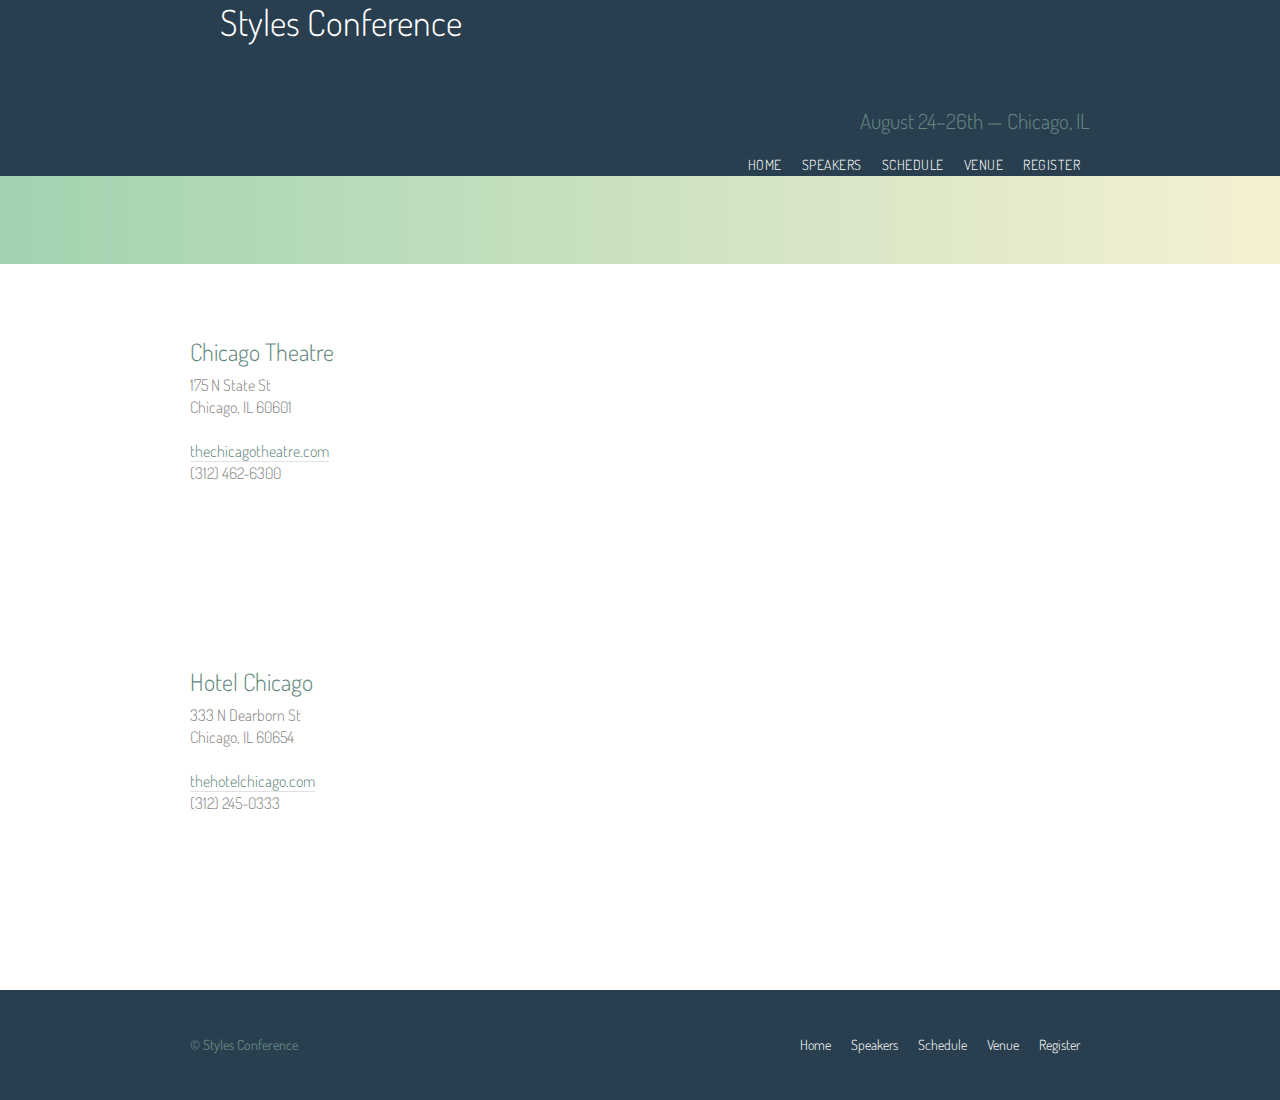
<file: venue.html>
<!DOCTYPE html>
<html lang="en">
<head>
	<meta charset="UTF-8">
	<link rel="stylesheet" href="assets/stylesheets/main.css">
	<link rel="stylesheet" href="https://fonts.googleapis.com/css?family=Dosis:300,400">
	<title>Styles Conference</title>
</head>
<body>
	<header class="primary-header container group">
		<section class="container">
			<h1>
				<a href="index.html">Styles Conference</a>
			</h1>
		</section>
		<h3 class="tagline">
			August 24&ndash;26th &mdash; Chicago, IL
		</h3>
		
		<nav class="primary-nav nav">
			<ul>
				<li><a href="index.html">Home</a></li><!--
			--><li><a href="speakers.html">Speakers</a></li><!--
			--><li><a href="schedule.html">Schedule</a></li><!--
			--><li><a href="venue.html">Venue</a></li><!--
			--><li><a href="register.html">Register</a></li>
		</ul>
		</nav>
	</header>
	<section class="row-alt">
			<div class="container">
				<h1></h1>
			</div>
	</section>

		<section class="row">
			<div class="grid">
				<section class="venue-theatre">
					<div class="col-1-3">
					<h2>Chicago Theatre</h2>
					<p>175 N State St <br> Chicago, IL 60601</p>
					<p><a href="http://www.thechicagotheatre.com/">thechicagotheatre.com</a> <br> (312) 462-6300</p>
					</div><!--

					--><iframe class="venue-map col-2-3" src="https://www.google.com/maps/embed?pb=!1m5!3m3!1m2!1s0x880e2ca55810a493%3A0x4700ddf60fcbfad6!2schicago+theatre!5e0!3m2!1sen!2sus!4v1388701393606">
						
					</iframe>
				
					</section>
				

				<section class="venue-hotel">

          <div class="col-1-3">
            <h2>Hotel Chicago</h2>
            <p>333 N Dearborn St <br> Chicago, IL 60654</p>
            <p><a href="http://thehotelchicago.com/">thehotelchicago.com</a> <br> (312) 245-0333</p>
          </div><!--

          --><iframe class="venue-map col-2-3" src="https://www.google.com/maps/embed?pb=!1m5!3m3!1m2!1s0x880e2cb1da049173%3A0xa5c91d255a775f0b!2sHotel+Sax+Chicago%2C+North+Dearborn+Street%2C+Chicago%2C+IL!5e0!3m2!1sen!2sus!4v1388702493978"></iframe>

        </section>
			</div>
		</section>
		
		

	
	<footer class="primary-footer container group">
		<small>&copy; Styles Conference</small>

		<nav class="nav">
			<ul>
			<li><a href="index.html">Home</a></li><!--
			--><li><a href="speakers.html">Speakers</a></li><!--
			--><li><a href="schedule.html">Schedule</a></li><!--
			--><li><a href="venue.html">Venue</a></li><!--
			--><li><a href="register.html">Register</a>
		</nav>
	</footer>
</body>
</html>
</file>
<file: assets/stylesheets/main.css>
/* http://meyerweb.com/eric/tools/css/reset/ 2. v2.0 | 20110126
  License: none (public domain)
*/

html, body, div, span, applet, object, iframe,
h1, h2, h3, h4, h5, h6, p, blockquote, pre,
a, abbr, acronym, address, big, cite, code,
del, dfn, em, img, ins, kbd, q, s, samp,
small, strike, strong, sub, sup, tt, var,
b, u, i, center,
dl, dt, dd, ol, ul, li,
fieldset, form, label, legend,
table, caption, tbody, tfoot, thead, tr, th, td,
article, aside, canvas, details, embed,
figure, figcaption, footer, header, hgroup,
menu, nav, output, ruby, section, summary,
time, mark, audio, video {
  margin: 0;
  padding: 0;
  border: 0;
  font-size: 100%;
  font: inherit;
  vertical-align: baseline;
}
/* HTML5 display-role reset for older browsers */
article, aside, details, figcaption, figure,
footer, header, hgroup, menu, nav, section {
  display: block;
}
body {
  line-height: 1;
}
ol, ul {
  list-style: none;
}
blockquote, q {
  quotes: none;
}
blockquote:before, blockquote:after,
q:before, q:after {
  content: '';
  content: none;
}
table {
  border-collapse: collapse;
  border-spacing: 0;
}
/* this is where our styling starts
==================================

Grid

==================================
*/
*,
*:before,
*:after{
  -webkit-box-sizing: border-box;
      -moz-box-sizing: border-box;
          box-sizing: border-box;
}
.container{
  width:960px;
  padding-left: 30px;
  padding-right: 30px;
  margin:0 auto ;
}
/*
==================================
typography
==================================
*/
h1, h3, h4, h5, p {
  margin-bottom:22px;
}
/*
==================================
Buttons
==================================
*/
.btn{
  border-radius: 5px;
  display:inline-block;
  margin:0;
  cursor:pointer;
  display: inline-block;
  font-weight:400;
  letter-spacing: .5px;
  margin: 0;
  text-transform: uppercase;
}
.btn-alt{
  border: 1px solid #dfe2e5;
  padding: 10px 30px; 
}
.btn-alt:hover{
  background: #fff;
  color:#648880;
}
/*
==================================
Home
==================================
*/
.hero{
  padding:22px 80px 66px 80px;
}
/*
==================================
Clearfix
==================================
*/
.group:before,
.group:after{
  content:"";
  display:table;
}
.group:after{
  clear:both;
}
.group{
  clear:both;
  *zoom:1;
}
/*
  ========================================
  Primary header
  ========================================
*/
.logo{
  float:left;
  border-top: 4px solid #648880;
  padding:40px 0 22px 0;
}
/*
  ========================================
  Primary footer
  ========================================
*/
.primary-footer small {
  float:left;
}
.primary-footer{
  padding-bottom: 44px;
  padding-top: 44px;
}
/*
grid columns
*/

*,
*:before,
*:after {
  -webkit-box-sizing: border-box;
     -moz-box-sizing: border-box;
          box-sizing: border-box;
          }
.container,
.grid{
  margin:0 auto;
  width: 960px;
}
.container{
  padding-left: 30px;
  padding-right: 30px;
}
.grid,
.col-1-3,
.col-2-3{
  padding-left:15px;
  padding-right: 15px;
}
.col-1-3,
.col-2-3{
  display:inline-block;
  vertical-align: top;
}
.col-1-3{
  width: 33.33%;
}
.col-2-3{
  width: 66.66%;
}
/*
====================================================

Custom styles

====================================================

*/

body {
  color: #888;
  font: 300 16px/22px "Dosis", "Open Sans", "Helvetica Neue", Helvetica, Arial, sans-serif;
  background: #293f50;
}
h1, h2, h3, h4 {
  color: #648880;
}
h1{
  font-size: 36px;
  line-height: 44px;
}
h2{
  font-size: 24px;
  line-height: 44px;
}
h3{
  font-size: 21px;
}
h4{
  font-size:18px;
}
h5{
  color:#a9b2b9;
  font-size: 14px;
  font-weight: 400;
}
strong {
  font-weight: 400;
}
cite, em{
font-style: italic;
}
/*
======================================================

Links
======================================================
*/
a:hover{
  color: #a9b2b9;
}
a {
  color: #648880;
  text-decoration: none;
}
.logo{
  border-top: 4px solid #648880;
  float: left;
  font-size: 48px;
  font-weight: 100;
  letter-spacing: .5px;
  line-height: 44px;
  padding: 40px 0 22px 0;
  text-transform: uppercase;
}
.tagline{
  margin: 66px 0 22px 0;
  text-align: right;
}
.primary-nav {
  font-size:14px;
  font-weight 400;
  letter-spacing: .5px;
  text-transform: uppercase;
}
.primary-footer{
  color: #648880;
  font-size: 14px;
  padding-bottom: 44px;
  padding-top: 44px;
}
.primary-footer small {
  float:left;
  font-weight:400;
}
.hero{
  line-height: 44px;
  text-align: center;
  color: #fff;
  padding:22px 80px 66px 80px;
}
.hero h2{
  font-size:36px;
}
.hero p{
  font-size: 24px;
  font-weight: 100;
}
.teaser a:hover h3{
  color: #a9b2b9;
}
p a {
  border-bottom: 1px solid #dfe2e5;
}
h5{
  color: #a9b2b9;
  font-size: 14px;
  font-weight: 400;
  text-transform: uppercase;
}
/*
================================================

Navigation
================================================
*/
.nav{
  text-align: right;
}
.primary-header a,
.primary-footer a{
  color:#fff;
}
.primary-header a:hover,
.primary-footer a:hover{
  color: #648880;
}
/*
==================================
Rows
==================================
*/
.row{
  background: #fff;
  min-width: 960px;
  padding:66px 0 44px 0;
}
.row,
.row-alt {
  min-width: 960px;
}
.row{
  background: #fff;
  padding: 66px 0 44px 0;
}
.row-alt{
  background: #cbe2c1;
  background: -webkit-linear-gradient(to right, #a1d3b0);
  background: -moz-linear-gradient(to right, #a1d3b0, #f6f1d3);
  background: linear-gradient(to right, #a1d3b0, #f6f1d3);
  padding: 44px 0 22px 0;
}
/*
===================================================

leads

===================================================
*/
.lead{
  text-align: center;
}
.leap p{
  font-size:21px;
  line-height: 33px;
}
/*
===================================================

navbar stuff

===================================================
*/
.nav li{
display:inline-block;
margin: 0 10px;
vertical-align:top;
}
.nav li:lastchild{
  margin-right:0;
}
/*
  ========================================
  Speakers
  ========================================
*/
.speaker-info{
  border: 1px solid #dfe2e5;
  border-radius: 5px;
  margin-top: 88px;
  padding:22px 0;
  text-align: center;
}
.speaker{
  margin-bottom: 44px;
}
.teaser img {
  border-radius: 5px;
  display: block;
  margin-bottom: 22px;
  max-width: 100%;
}
.speaker-info img {
  border-radius: 50%;
  height: 130px;
  margin: -66px 0 22px 0;
  vertical-align: top;
}
.speaker-info{
  border: 1px solid #dfe2e5;
  border-radius: 5px;
  margin-top: 88px;
  padding-bottom: 22px;
  text-align: center;
}
/*
  ========================================
  Venue
  ========================================
*/
.venue-theatre{
  margin-bottom: 66px;
}
.venue-hotel{
  margin-bottom: 22px;
}
.venue-map{
  height: 264px;
}
/*
  ========================================
  Register
  ========================================
*/
.why-attend{
list-style:square;
margin:0 0 22px 30px;
}
form{
  margin-bottom: 22px;
}
input,
select,
textarea {
  font: 300 16px/22px "Dosis", "Open Sans", "Helvetica Neue", Helvetica, Arial, sans-serif;
}
.register-group label{
  color: #648880;
  cursor: pointer;
  font-weight:400;
}
.register-group input,
.register-group select,
.register-group textarea{
  border:1px solid #c6c9cc;
  border-radius:5px;
  color:#888;
  display: block;
  margin:5px 0 27px 0;
  padding: 5px 8px;
}
.register-group input,
.register-group textarea {
  width:100%;
}
.register-group select{
  height:34px;
  width:60px;
}
.register-group textarea{
  height:78px;
}
.btn-default{
  border:0;
  background: #648880;
  padding: 11px 30px;
  font-size:14px;
}
.btn-default:hover{
  background: #77a198;
}
/*
  ========================================
  Register
  ========================================
*/
table{
  margin-bottom: 44px;
  width:100%;
}
table:last-child{
  margin-bottom: 0;
}
th,
td{
  padding-bottom:22px;
  vertical-align:top;
}
th{
  padding-right: 45px;
  text-align:right;
  width:20%;
}
td{
  width:40%;
}
thead{
  line-height: 44px;
}thead th{
  color: #648880;
  font-size: 24px;
}
tbody th {
  color: #a9b2b9;
  font-size: 14px;
  font-weight:400;
  padding-top: 22px;
  text-transform: uppercase;
}

tbody td {
  border-top: 1px solid #dfe2e5;
  padding-top: 21px;
}
tbody td:first-of-type {
  padding-right: 15px;
}
tbody td:last-of-type {
  padding-left: 15px;
}
tbody td:only-of-type {
  padding-left: 0;
  padding-right: 0;
}
table a{
  color:#888;
}
table h4 {
  margin-bottom: 0;
}
.schedule-offset{
color: #a9b2b9;
}
</file>
